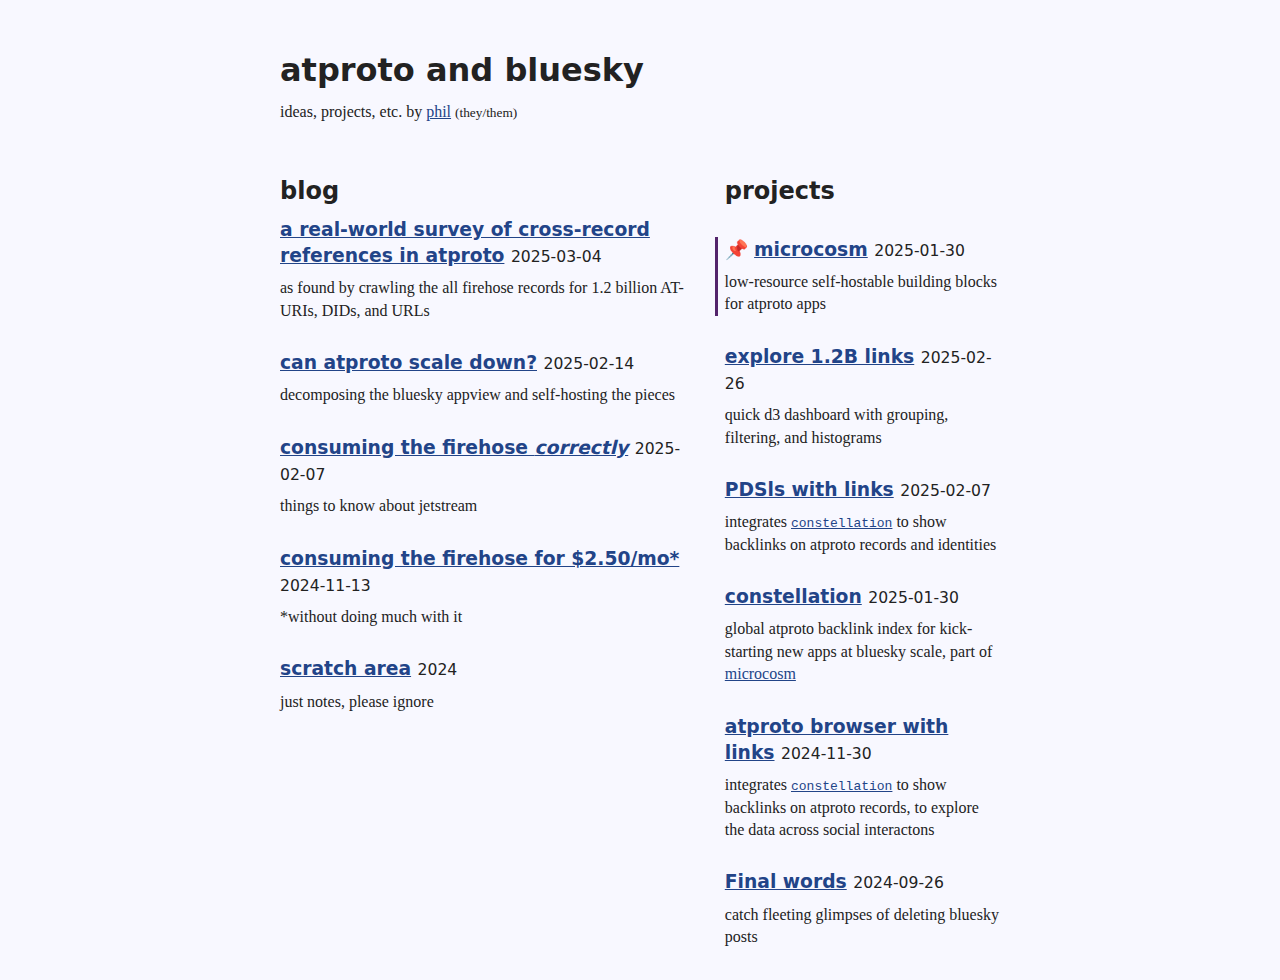
<file: index.html>
<!doctype html>
<html lang="en">
  <head>
    <meta charset="utf-8" />
    <title>atproto and bluesky</title>
    <meta name="viewport" content="width=device-width, initial-scale=1" />
    <meta name="description" content="some ideas and projects about atproto and bluesky" />
    <meta property="og:site_name" content="atproto and bluesky" />
    <link rel="canonical" href="https://bsky.bad-example.com/" />
    <link rel="stylesheet" href="style.css" />
    <script type="application/ld+json">
    {
      "@context" : "https://schema.org",
      "@type" : "WebSite",
      "name" : "atproto and bluesky",
      "alternateName" : "atproto and bluesky ideas",
      "url" : "https://bsky.bad-example.com/",
    }
    </script>
  </head>
  <body>
    <div class="container home">
      <h1>atproto and bluesky</h1>
      <p>ideas, projects, etc. by <a href="https://bsky.app/profile/bad-example.com" target="_blank" title="bluesky profile: bad-example.com">phil</a> <small>(they/them)</small></p>
      <div class="home-cols">
        <section class="projects">
          <h2>projects</h2>

          <div class="featured">
            <h3>📌 <a href="https://www.microcosm.blue/">microcosm</a> <small>2025-01-30</small></h3>
            <p>low-resource self-hostable building blocks for atproto apps</p>
          </div>

          <h3><a href="./1.2B-links">explore 1.2B links</a> <small>2025-02-26</small></h3>
          <p>quick d3 dashboard with grouping, filtering, and histograms</p>

          <h3><a href="https://pdsls.links.bsky.bad-example.com/">PDSls with links</a> <small>2025-02-07</small></h3>
          <p>integrates <a href="https://constellation.microcosm.blue"><code>constellation</code></a> to show backlinks on atproto records and identities</p>

          <h3><a href="https://constellation.microcosm.blue/">constellation</a> <small>2025-01-30</small></h3>
          <p>global atproto backlink index for kick-starting new apps at bluesky scale, part of <a href="https://www.microcosm.blue/">microcosm</a></p>

          <h3><a href="https://atproto-browser-plus-links.vercel.app/">atproto browser with links</a> <small>2024-11-30</small></h3>
          <p>integrates <a href="https://constellation.microcosm.blue"><code>constellation</code></a> to show backlinks on atproto records, to explore the data across social interactons</p>

          <h3><a href="https://deletions.bsky.bad-example.com">Final words</a> <small>2024-09-26</small></h3>
          <p>catch fleeting glimpses of deleting bluesky posts</p>

        </section>
        <section class="words">
          <h2>blog</h2>

          <!--
          <h3><a href="every-user-a-website">every user a website</a> <small>2024-11-12</small></h3>
          <p>What happens when social data is this open?</p>
          -->

          <h3><a href="survey-of-atproto-links/">a real-world survey of cross-record references in atproto</a> <small>2025-03-04</small></h3>
          <p>as found by crawling the all firehose records for 1.2 billion AT-URIs, DIDs, and URLs</p>

          <h3><a href="can-atproto-scale-down/">can atproto scale down?</a> <small>2025-02-14</small></h3>
          <p>decomposing the bluesky appview and self-hosting the pieces</p>

          <h3><a href="consuming-the-firehose-correctly/">consuming the firehose <em>correctly</em></a> <small>2025-02-07</small></h3>
          <p>things to know about jetstream</p>

          <h3><a href="consuming-the-firehose-cheaply/">consuming the firehose for $2.50/mo*</a> <small>2024-11-13</small></h3>
          <p>*without doing much with it</p>

          <h3><a href="scratch-2024">scratch area</a> <small>2024</small></h3>
          <p>just notes, please ignore</p>
        </section>
      </div>
    </div>
  </body>
</html>
</file>
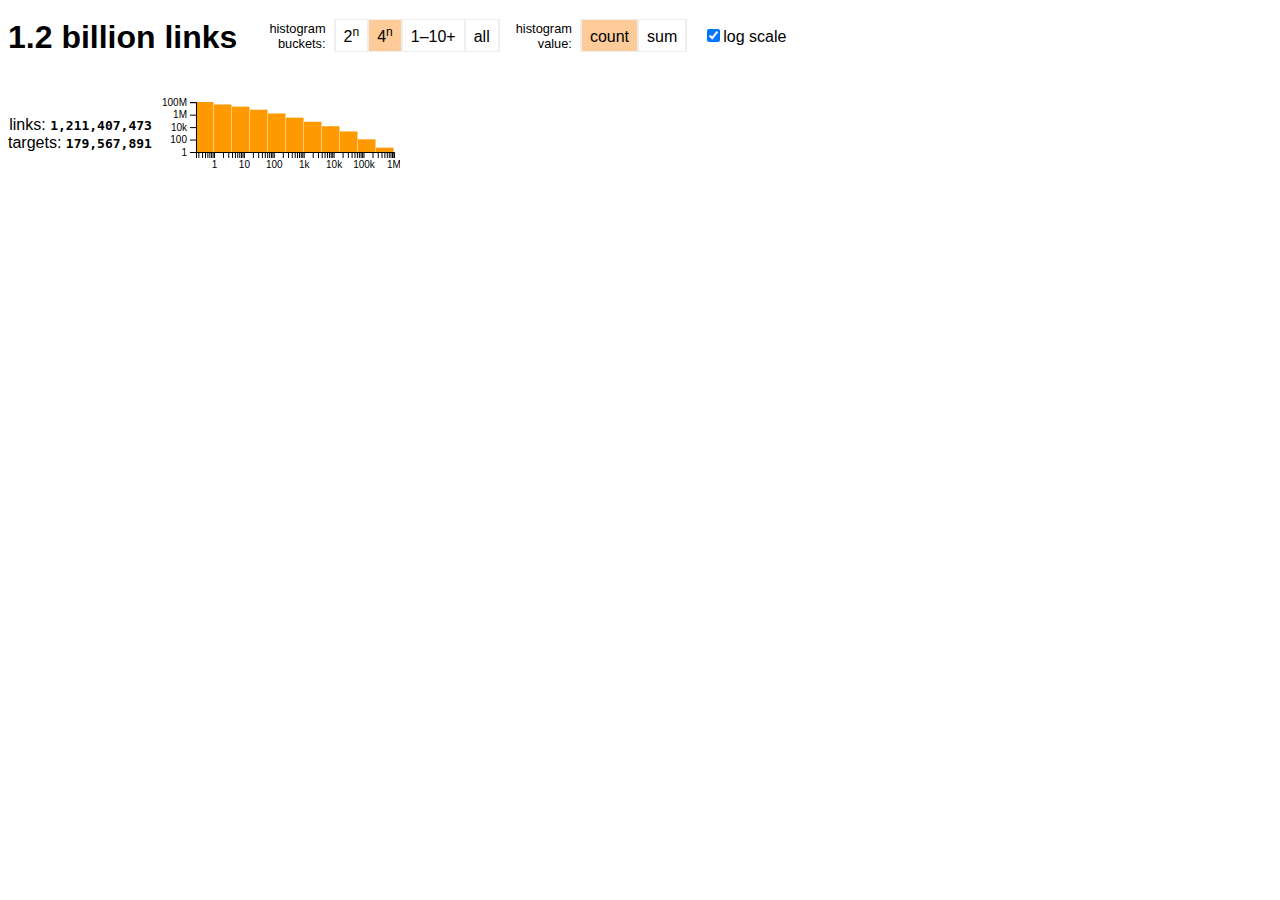
<file: 1.1B-links/index.html>
<!DOCTYPE html>
<html lang="en">
  <head>
    <meta charset="utf-8" />
    <title>1.2 billion atproto backlinks</title>
    <meta name="viewport" content="width=device-width, initial-scale=1" />
    <style>
      body {
        font-family: sans-serif;
      }
      /**
       * Prevent `sub` and `sup` elements from affecting the line height in
       * all browsers.
       */

      sub,
      sup {
        font-size: 75%;
        line-height: 0;
        position: relative;
        vertical-align: baseline;
      }

      sub {
        bottom: -0.25em;
      }

      sup {
        top: -0.5em;
      }
      .sr-only {
        clip: rect(0 0 0 0);
        clip-path: inset(50%);
        height: 1px;
        overflow: hidden;
        position: absolute;
        white-space: nowrap;
        width: 1px;
      }
      h1 {
        margin: 0.3em 1em 0.2em 0;
      }
      .top-controls {
        display: flex;
        flex-wrap: wrap;
        align-items: center;
        margin-bottom: 2em;
      }
      .histogram-controls {
        display: flex;
        align-items: center;
        gap: 1em;
      }
      .histogram-buttons {
        display: flex;
        align-items: center;
        gap: 0.5em;
      }
      .histogram-buttons > p {
        font-size: 0.8em;
        text-align: right;
      }
      .button-set {
        display: flex;
        align-items: baseline;
        border: 0.5px solid #eee;
        border-width: 0 0.5px;
      }
      .button-set-item {
        cursor: pointer;
        display: block;
        padding: 0.5em 0.5em 0.3em;
        border: 1px solid #eee;
        border-width: 1px 0.5px;
      }
      .button-set-item.checked {
        background: #fc9;
      }
      .buckets-info {
        display: flex;
        gap: 0.5em;
        align-items: center;
      }
      .totals {
        text-align: right;
      }
      .totals code {
        font-weight: bold;
      }

    </style>
  </head>

  <body>
    <script src="./d3.min.js"></script>
    <script type="module" src="./explore.js"></script>
  </body>
</html>
</file>
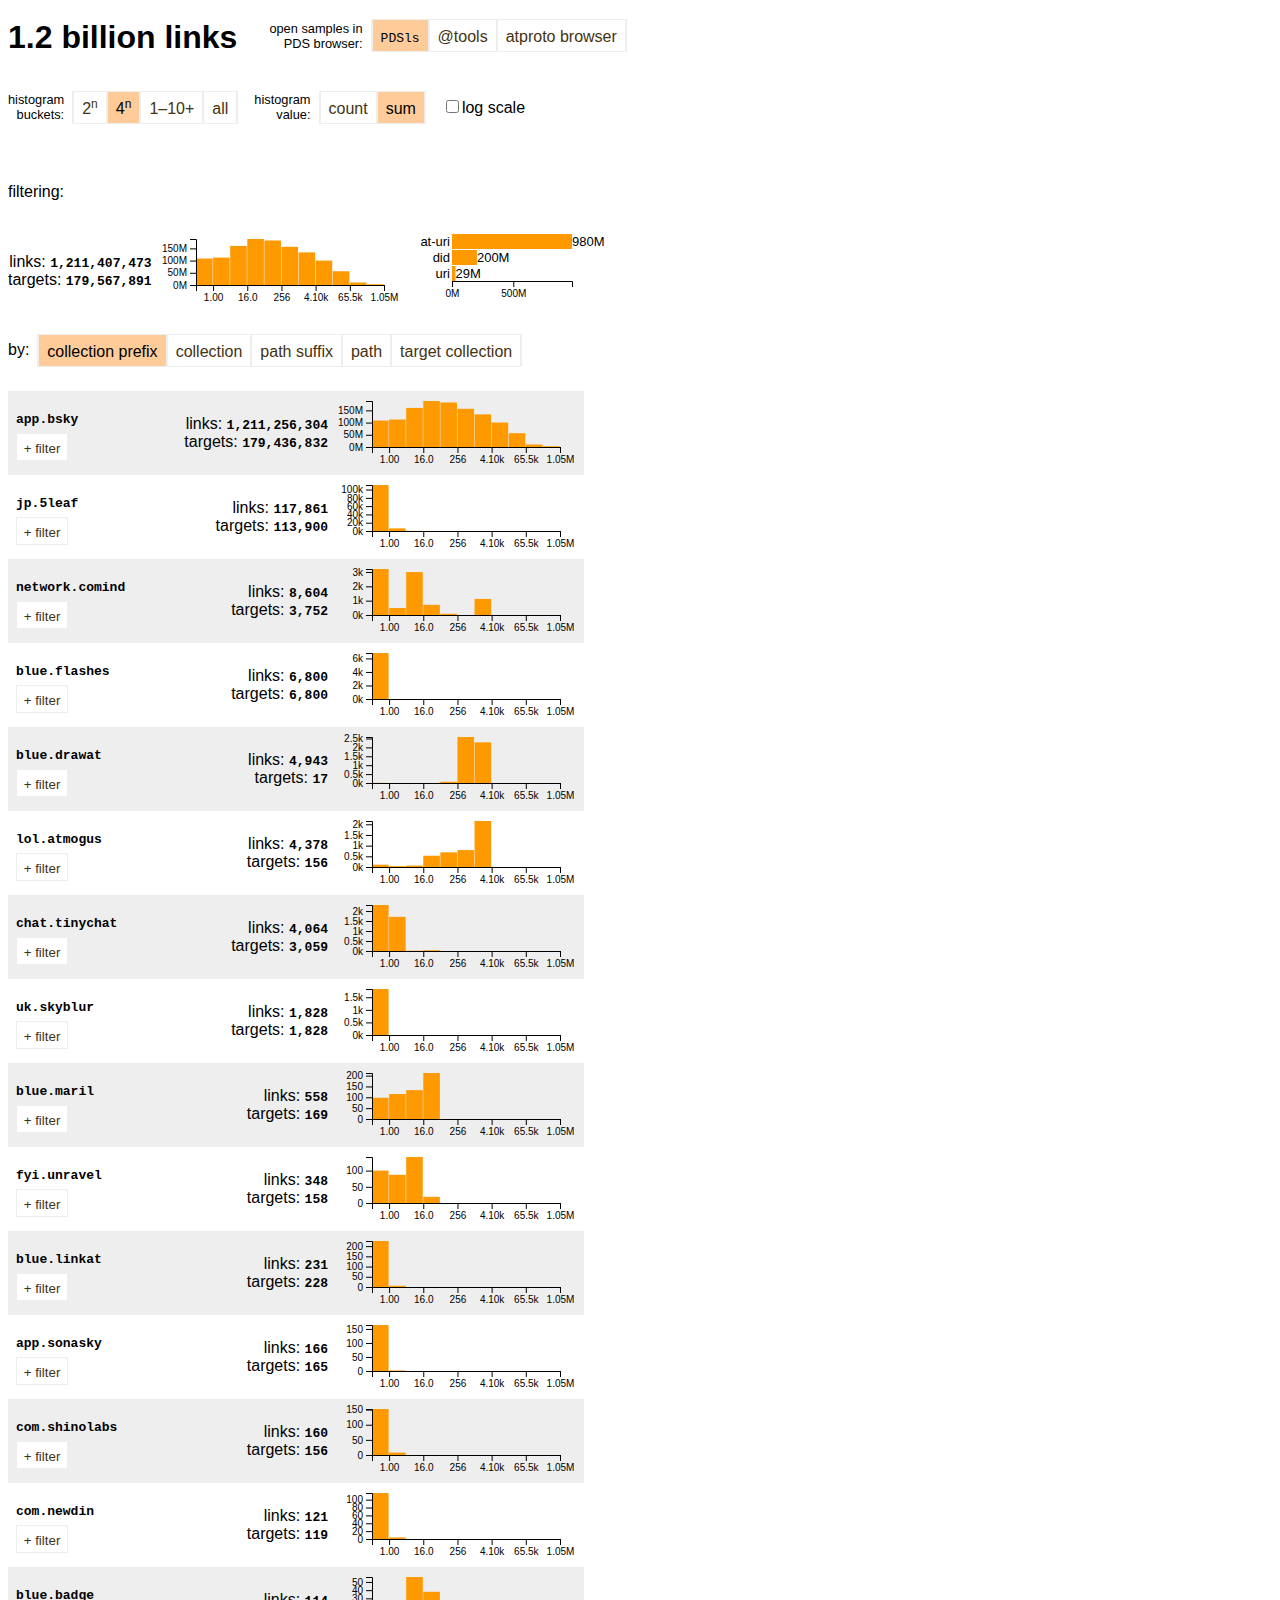
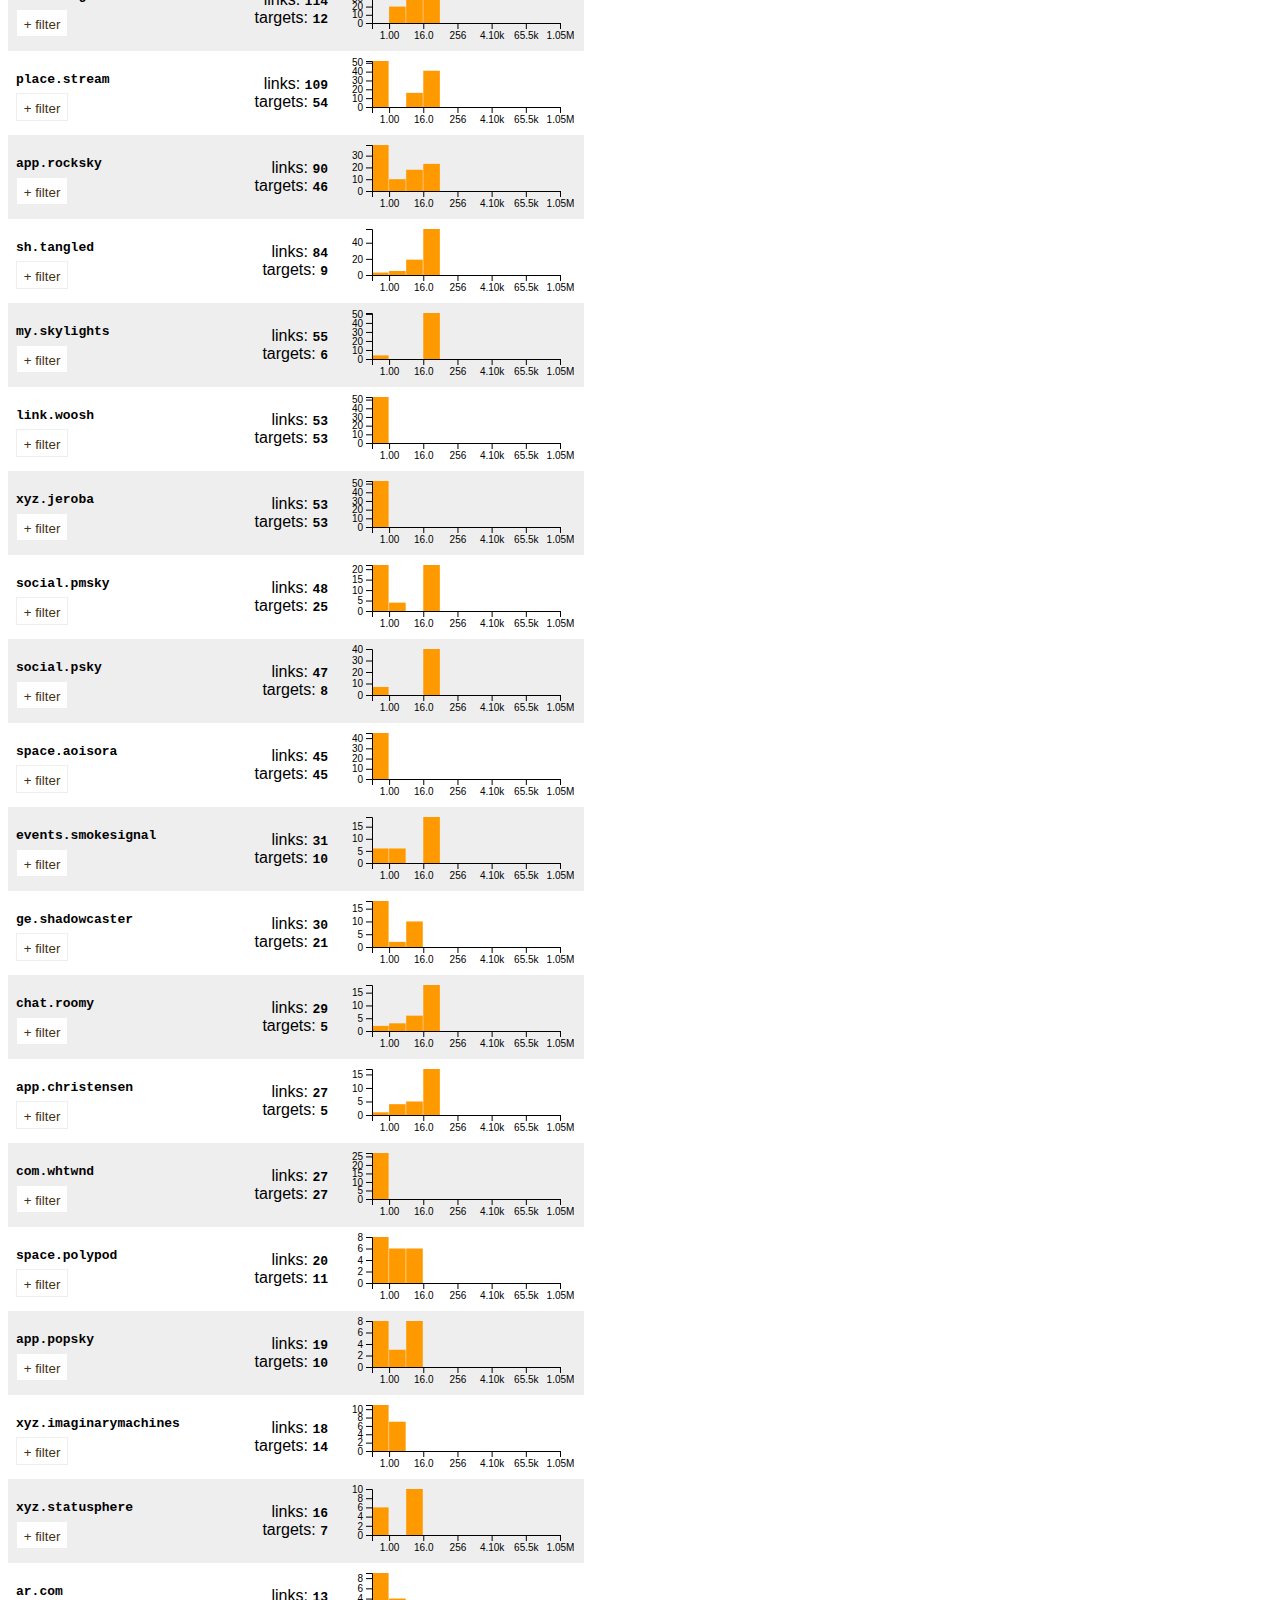
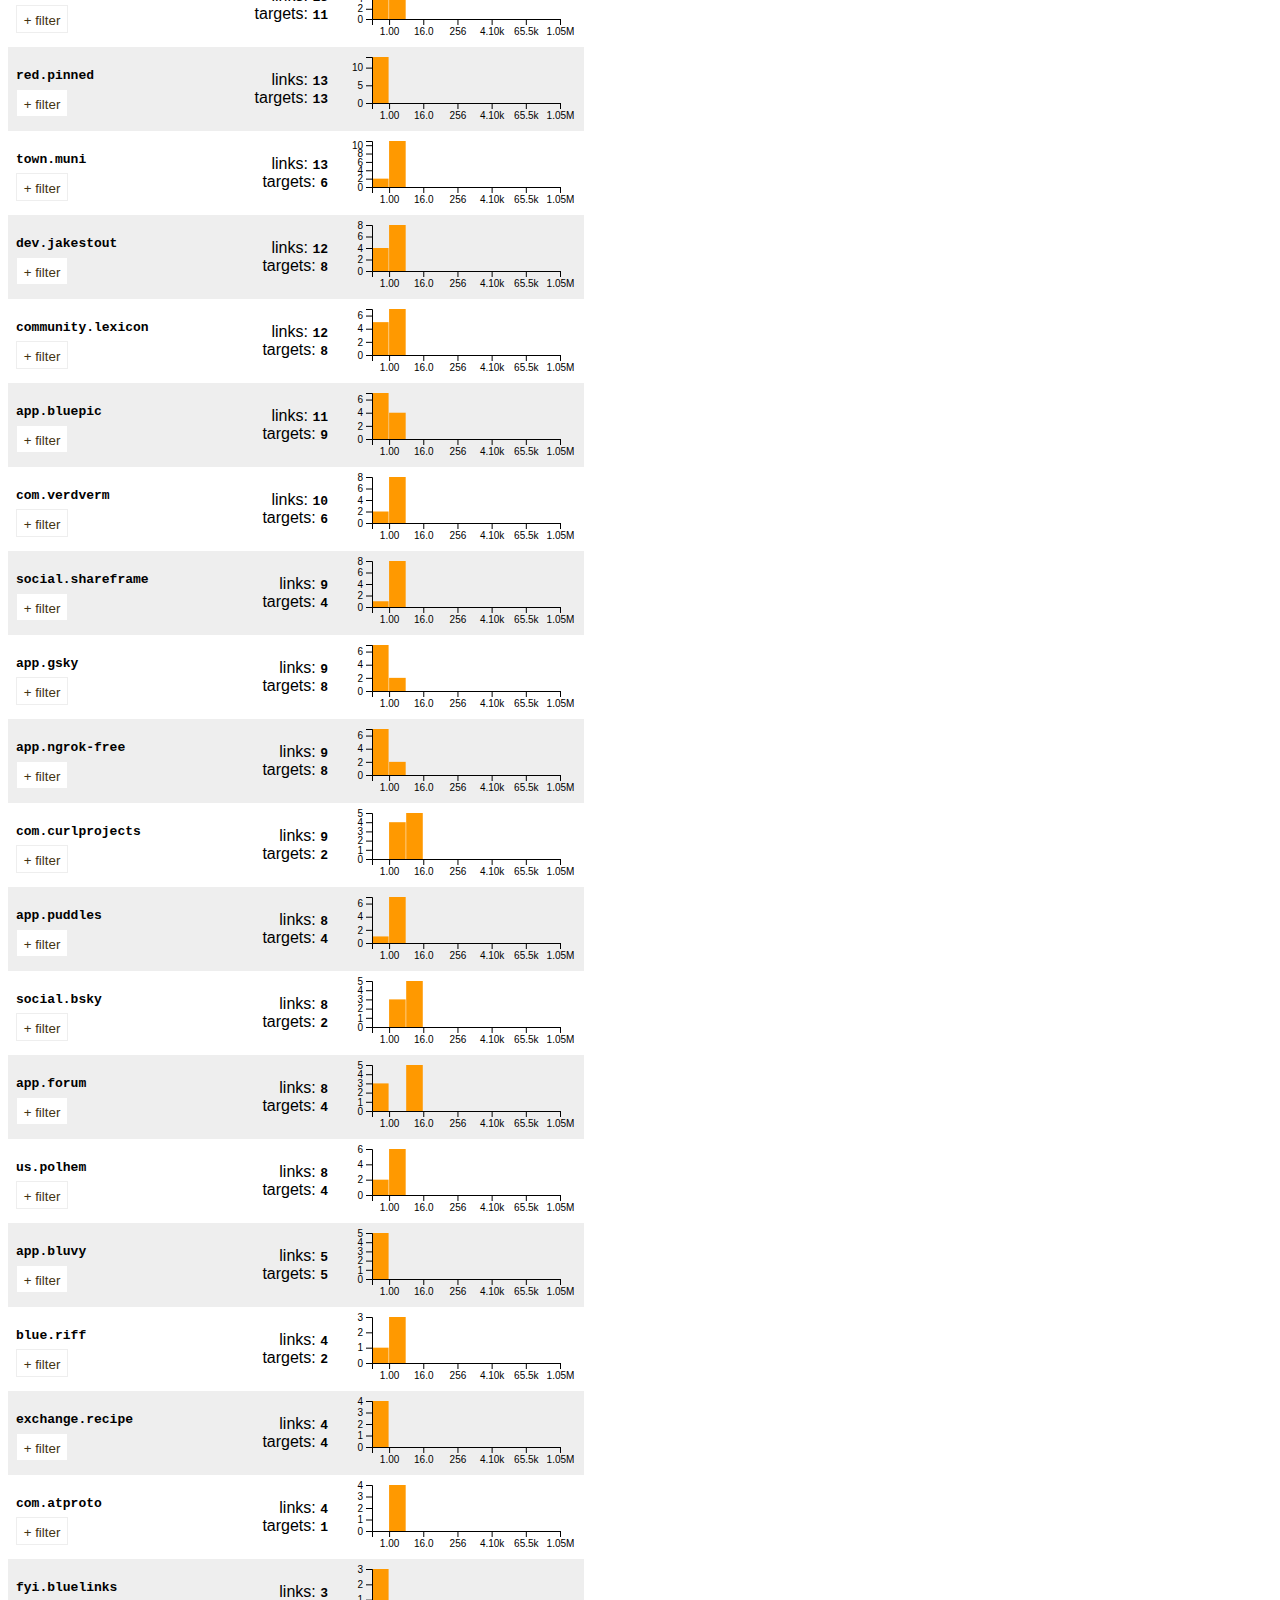
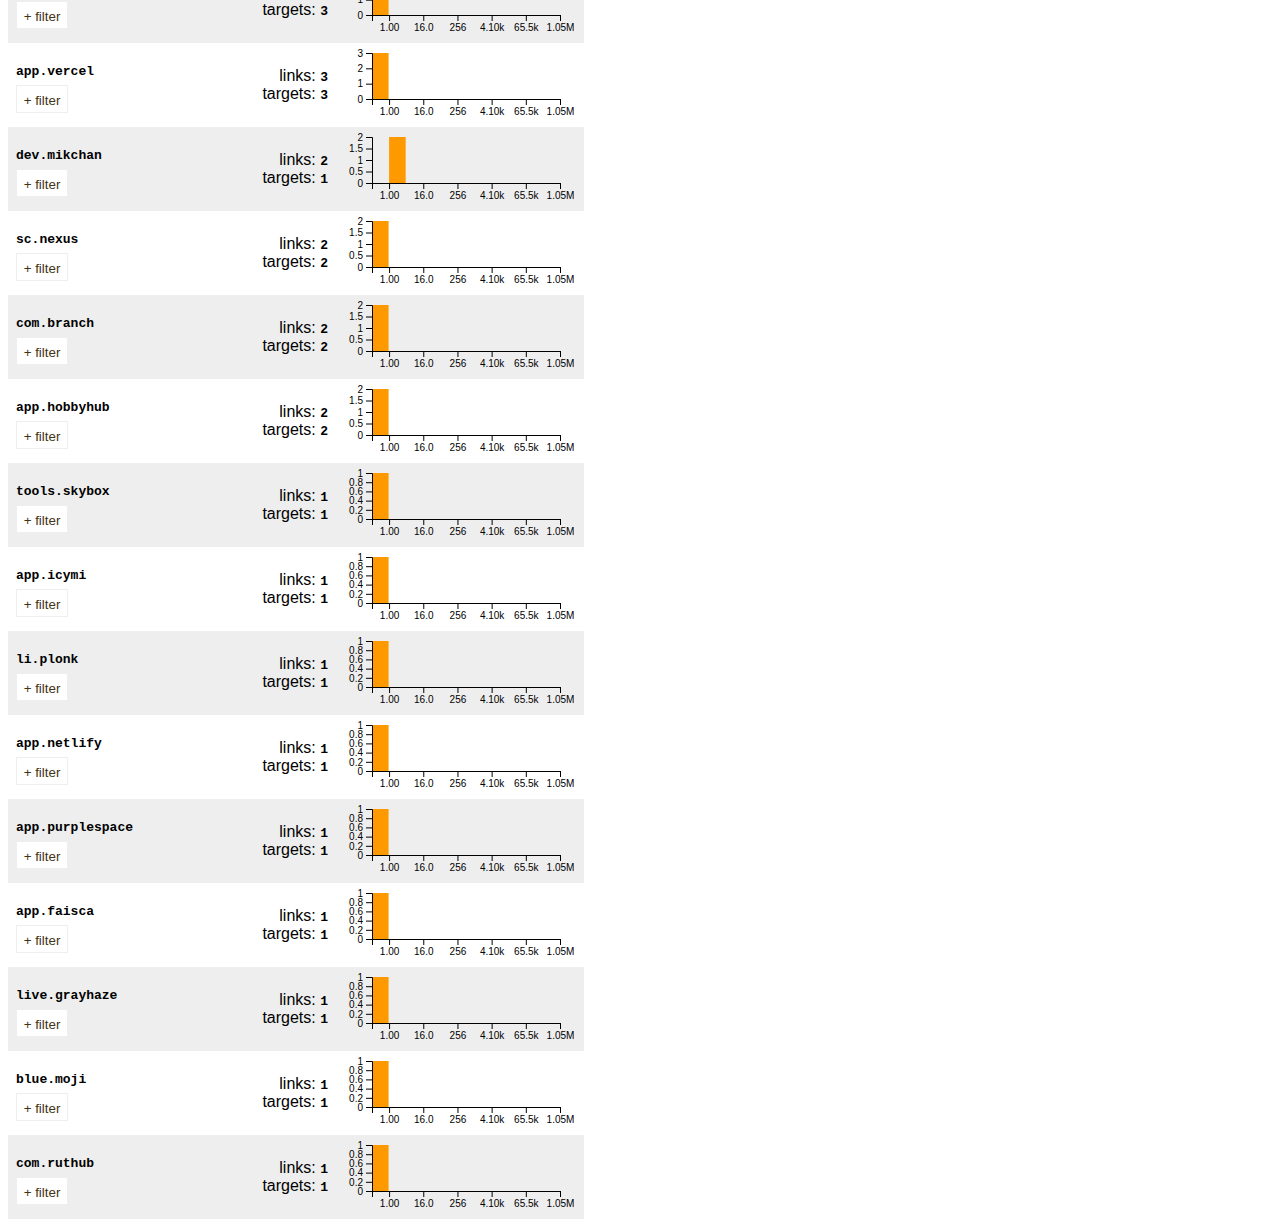
<file: 1.2B-links/index.html>
<!DOCTYPE html>
<html lang="en">
  <head>
    <meta charset="utf-8" />
    <title>1.2 billion atproto backlinks</title>
    <meta name="viewport" content="width=device-width, initial-scale=1" />
    <style>
      body {
        font-family: sans-serif;
      }
      /**
       * Prevent `sub` and `sup` elements from affecting the line height in
       * all browsers.
       */

      sub,
      sup {
        font-size: 75%;
        line-height: 0;
        position: relative;
        vertical-align: baseline;
      }

      sub {
        bottom: -0.25em;
      }

      sup {
        top: -0.5em;
      }
      .sr-only {
        clip: rect(0 0 0 0);
        clip-path: inset(50%);
        height: 1px;
        overflow: hidden;
        position: absolute;
        white-space: nowrap;
        width: 1px;
      }
      h1 {
        margin: 0.3em 1em 0.2em 0;
      }
      .top-controls {
        display: flex;
        flex-wrap: wrap;
        align-items: center;
        margin-bottom: 1em;
      }
      .histogram-controls {
        display: flex;
        align-items: center;
        gap: 1em;
        margin-bottom: 2em;
      }
      .histogram-buttons,
      .pds-browser-controls {
        display: flex;
        align-items: center;
        gap: 0.5em;
      }
      .histogram-buttons > p,
      .pds-browser-controls > p {
        font-size: 0.8em;
        text-align: right;
      }
      .button-set {
        display: flex;
        align-items: baseline;
        border: 0.5px solid #eee;
        border-width: 0 0.5px;
      }
      button, .button-set-item {
        background: #fff;
        border: 1px solid #eee;
        color: #431;
        cursor: pointer;
        padding: 0.5em 0.5em 0.3em;
      }
      button:hover {
        background: #ddd;
        color: #000;
      }
      .button-set-item {
        display: block;
        border-width: 1px 0.5px;
      }
      .button-set-item.checked {
        background: #fc9;
        color: #000;
      }
      .buckets-info {
        display: flex;
        gap: 0.5em;
        align-items: center;
      }
      .totals {
        text-align: right;
      }
      .totals code {
        font-weight: bold;
      }

      .super-summary {
        display: flex;
        gap: 1em;
      }

      .link-types .bar rect {
        cursor: pointer;
      }
      .link-types .bar rect:hover {
        fill: #a60 !important;
      }

      .primary-grouping-buttons,
      .active-filters {
        display: flex;
        gap: 0.5em;
        align-items: center;
        margin: 1em 0;
      }

      .active-filters {
        margin-top: 0;
      }
      .active-filters button code {
        font-size: 0.8em;
      }

      .sample.adjusted {
        fill: #f50 !important;
      }
      .sample.linked {
        cursor: pointer;
      }
      .sample.linked:hover {
        fill: #59d !important;
      }

      .primary-group {
        align-items: center;
        background: #eee;
        box-sizing: border-box;
        display: flex;
        gap: 1em;
        justify-content: space-between;
        padding: 0.25em 0.5em;
        width: 36em;
      }
      .primary-group:nth-child(2n) {
        background: transparent;
      }
      .primary-group h4 {
        font-size: 1em;
        font-family: monospace;
        margin: 0.5em 0;
        word-break: break-word;
      }

    </style>
  </head>

  <body>
    <script src="./d3.min.js"></script>
    <script type="module" src="./explore.js"></script>
  </body>
</html>
</file>
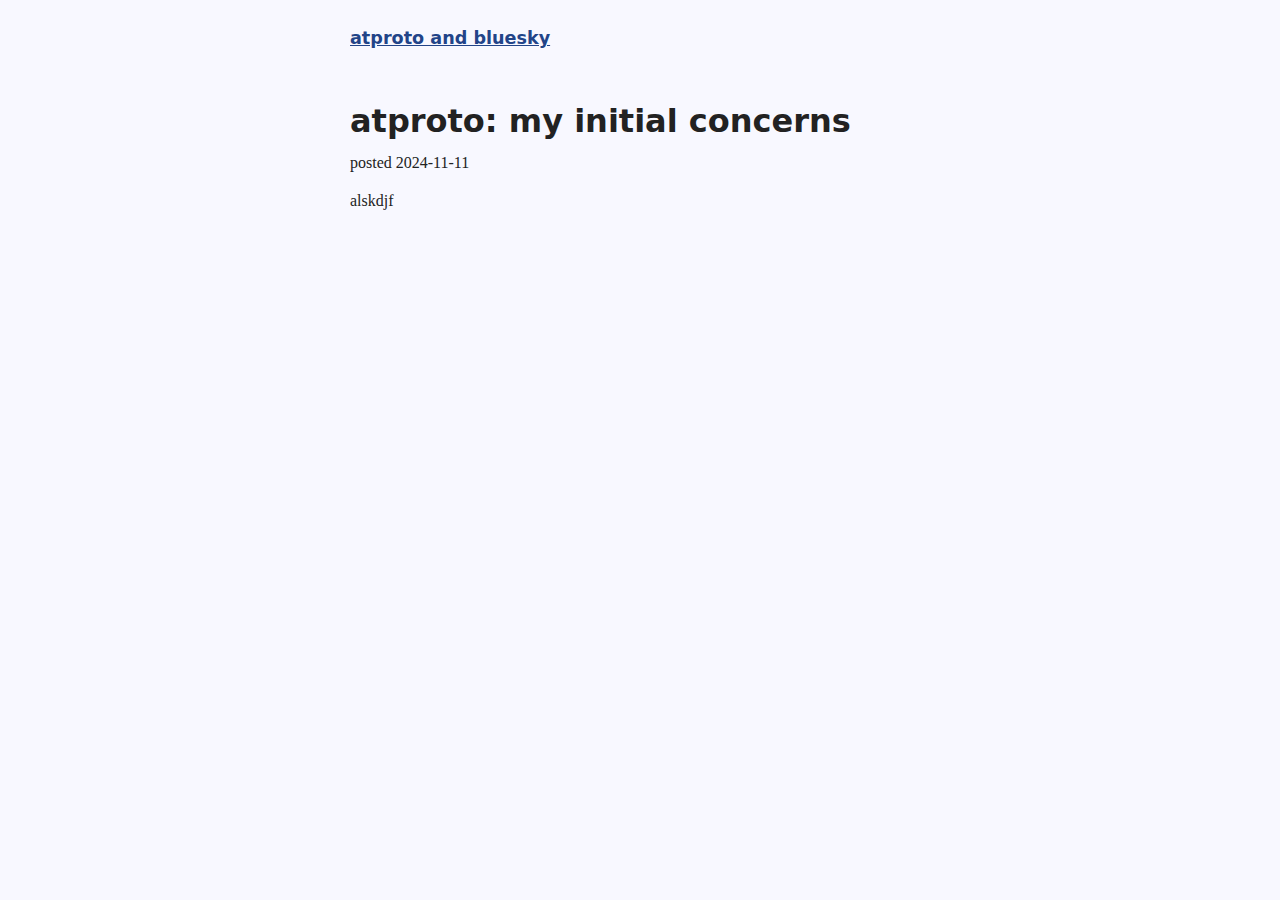
<file: atproto-concerns/index.html>
<!doctype html>
<html lang="en">
  <head>
    <meta charset="utf-8" />
    <title>atproto and bluesky</title>
    <meta name="viewport" content="width=device-width, initial-scale=1" />
    <meta name="description" content="some thought and ideas about atproto and bluesky" />
    <link rel="stylesheet" href="../style.css" />
  </head>
  <body>
    <div class="container">
      <header>
        <h1><a href="../">atproto and bluesky</a></h1>
      </header>
      <h1>atproto: my initial concerns</h1>
      <p>posted 2024-11-11</p>

      <p>alskdjf
    </p>
  </body>
</html>
</file>
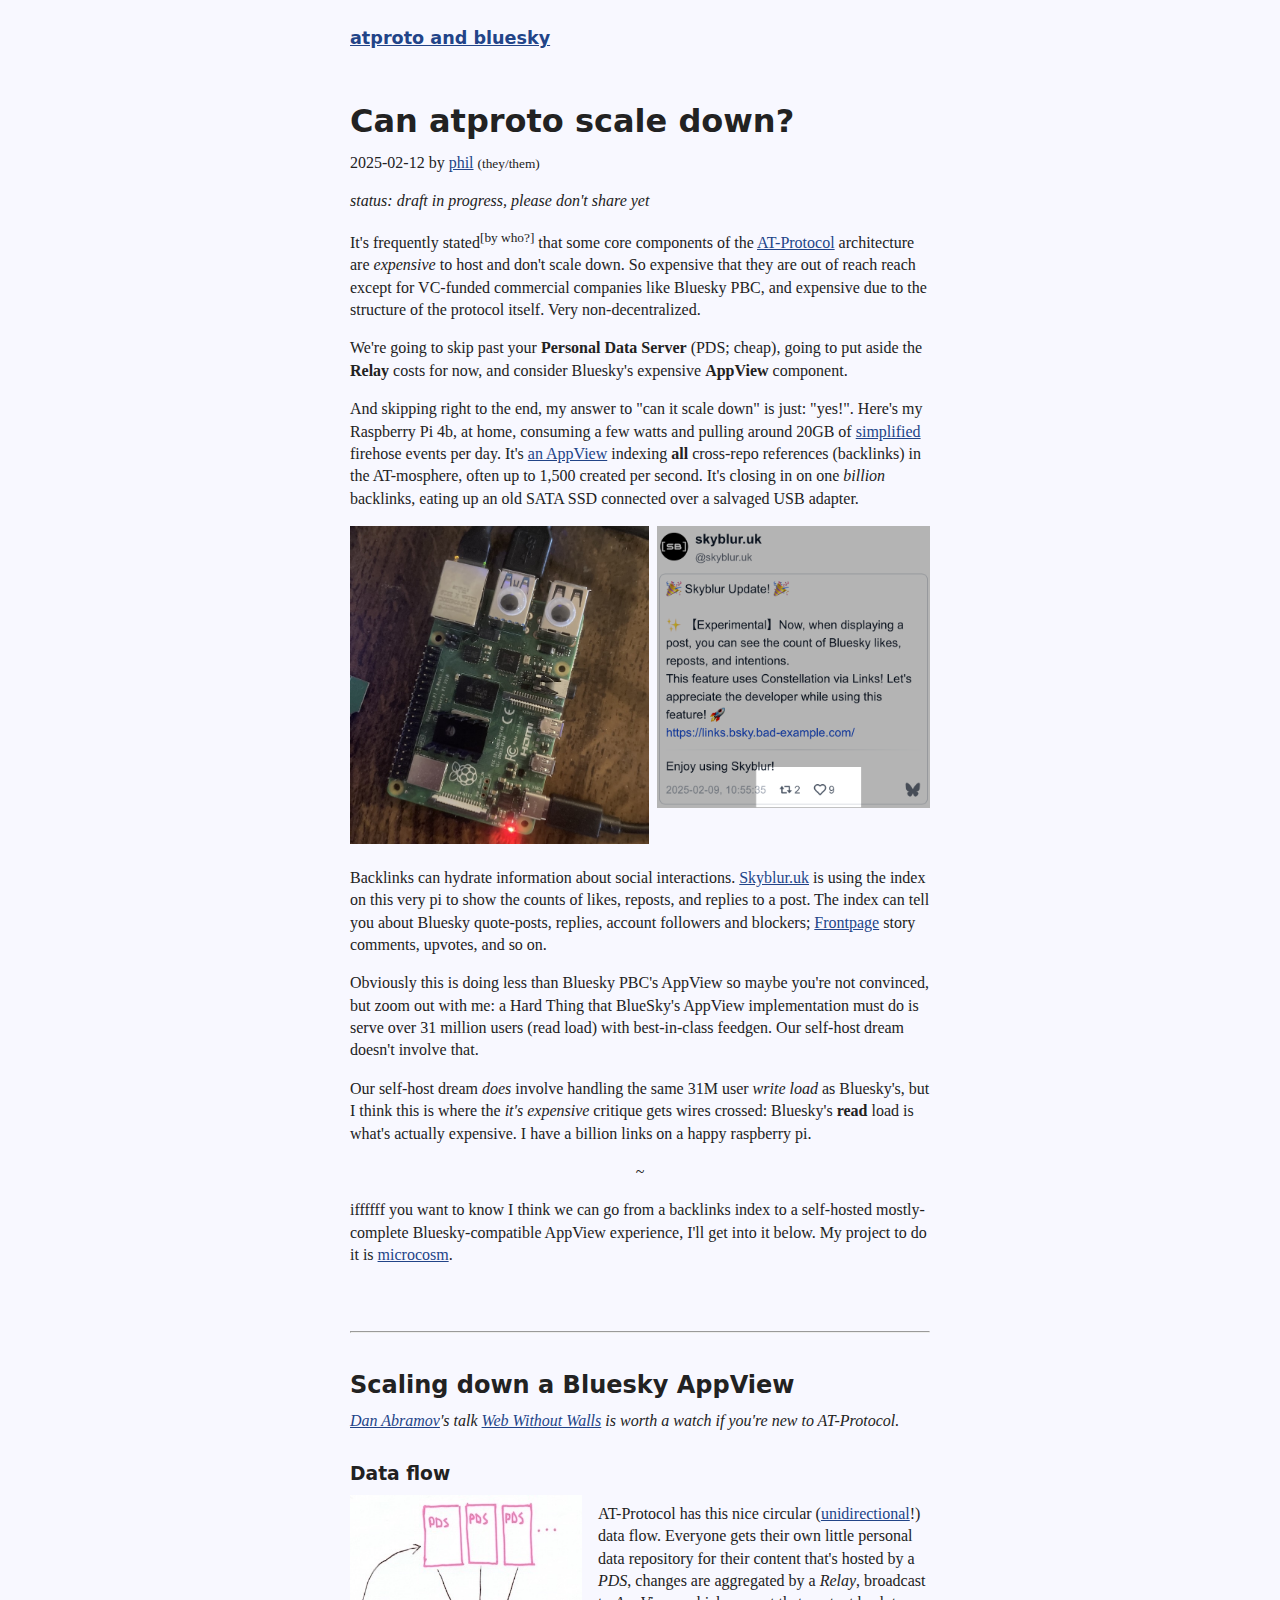
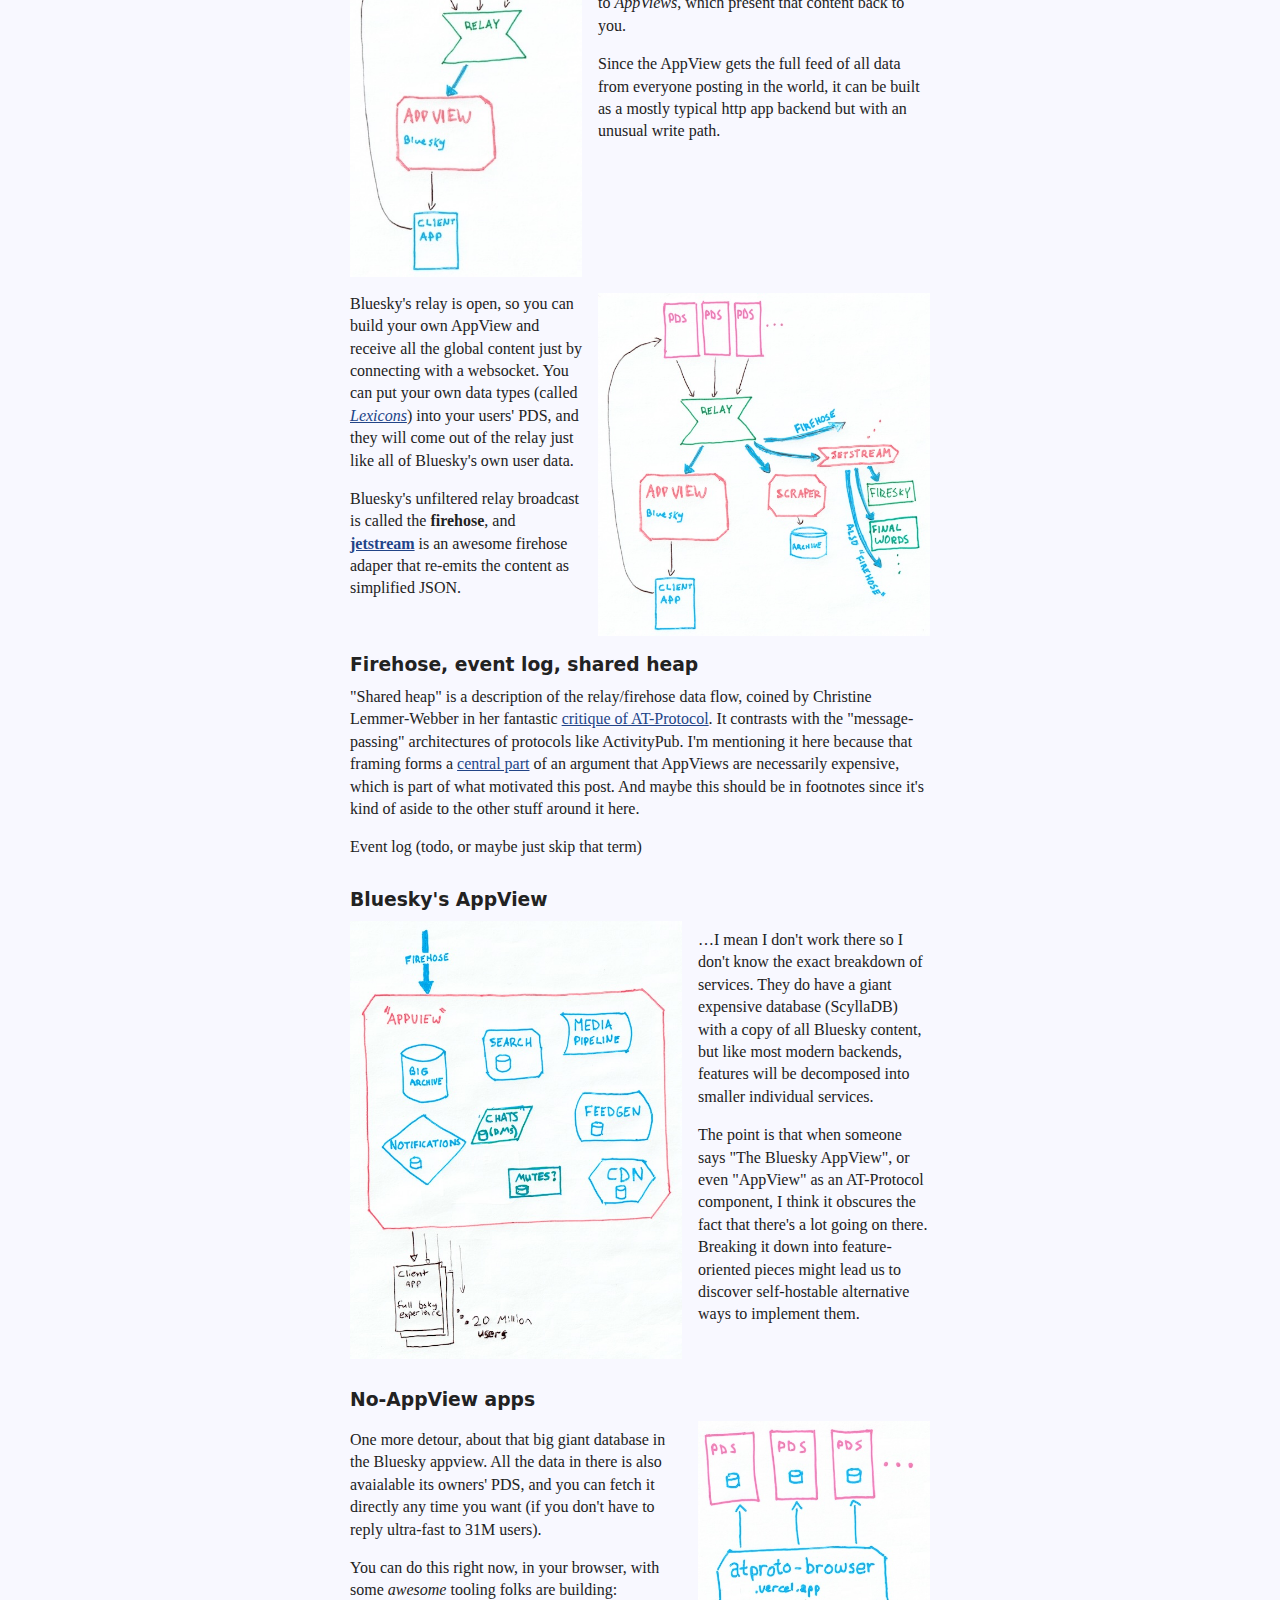
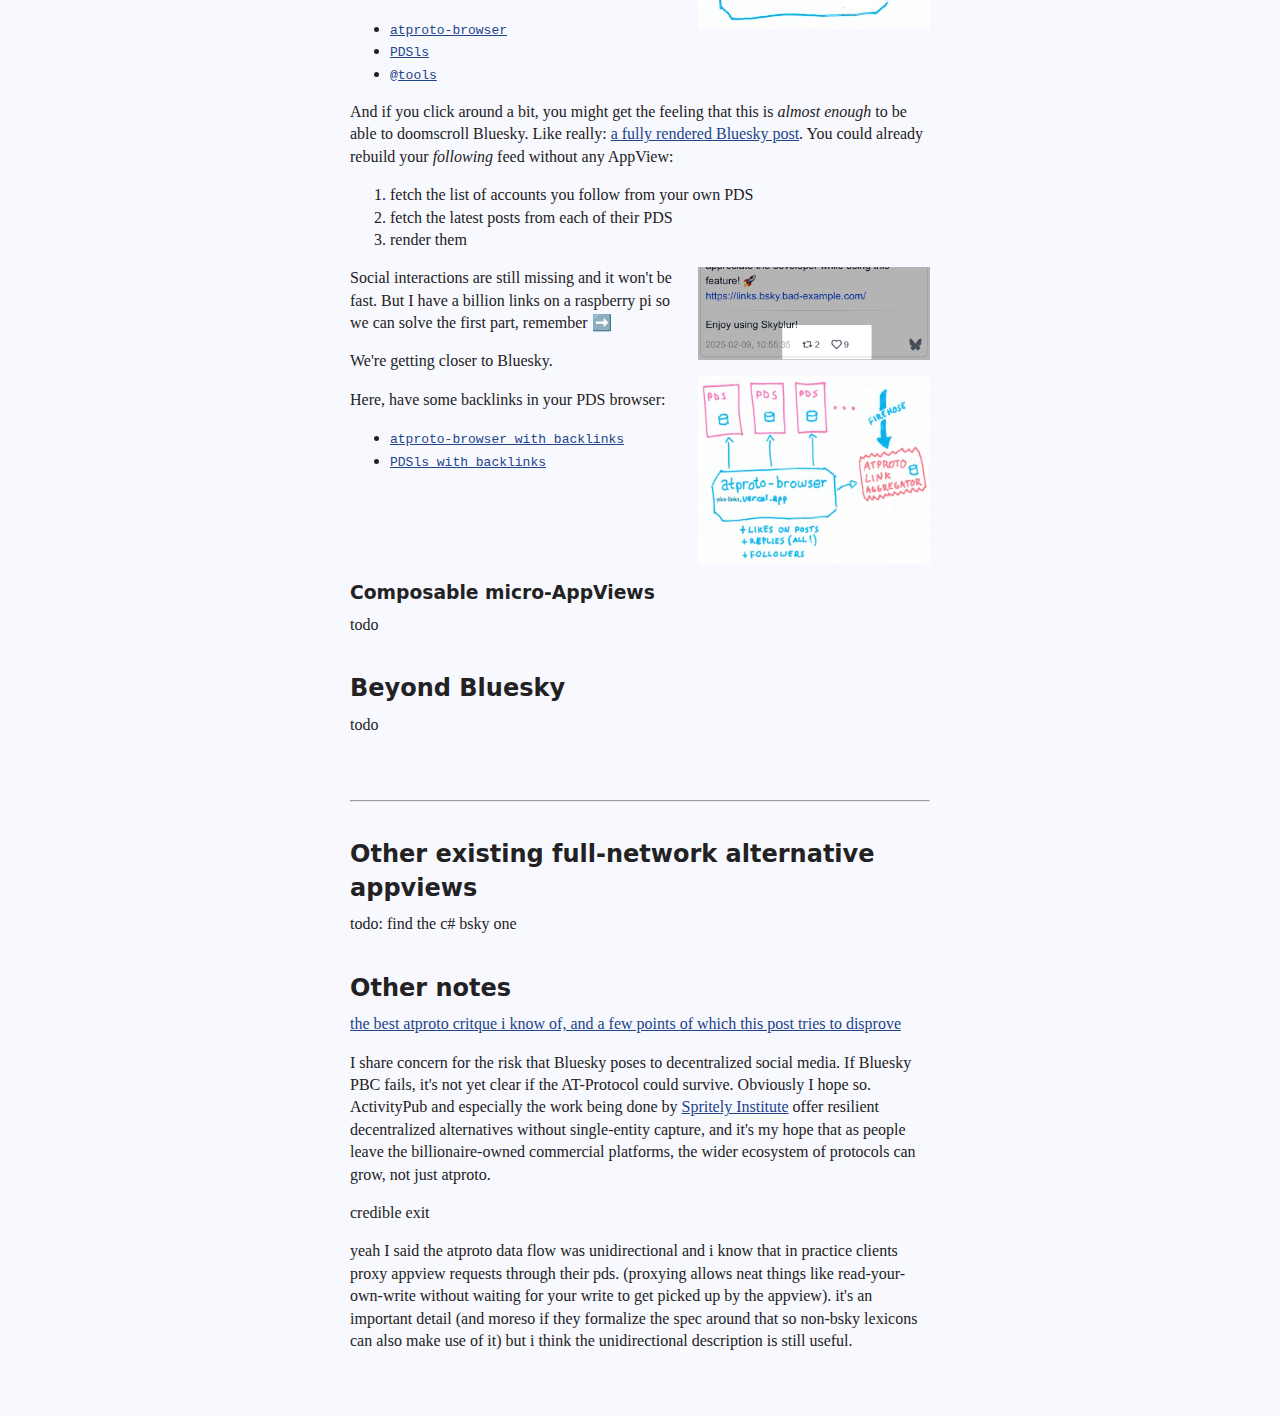
<file: can-atproto-scale-down/index.html>
<!doctype html>
<html lang="en">
  <head>
    <meta charset="utf-8" />
    <title>Can atproto scale down? | atproto and bluesky</title>
    <meta name="viewport" content="width=device-width, initial-scale=1" />
    <meta name="description" content="Decomposing the Bluesky appview, and self-hosting the pieces" />
    <meta property="og:site_name" content="atproto and bluesky" />
    <meta property="og:title" content="Can atproto scale down?" />
    <meta property="og:image" content="https://bsky.bad-example.com/can-atproto-scale-down/pi-eyes.jpg" />
    <link rel="canonical" href="https://bsky.bad-example.com/can-atproto-scale-down/" />
    <link rel="stylesheet" href="../style.css" />
  </head>
  <body>
    <div class="container">
      <header>
        <h1><a href="../">atproto and bluesky</a></h1>
      </header>
      <h1>Can atproto scale down?</h1>
      <p>2025-02-12 by <a href="https://bsky.app/profile/bad-example.com" target="_blank" title="bluesky profile: bad-example.com">phil</a> <small>(they/them)</small></p>

      <p><em>status: draft in progress, please don't share yet</em></p>

      <p>It's frequently stated<sup>[by who?]</sup> that some core components of the <a href="https://atproto.com/" target="_blank">AT-Protocol</a> architecture are <em>expensive</em> to host and don't scale down. So expensive that they are out of reach reach except for VC-funded commercial companies like Bluesky PBC, and expensive due to the structure of the protocol itself. Very non-decentralized.</p>

      <p>We're going to skip past your <strong>Personal Data Server</strong> (PDS; cheap), going to put aside the <strong>Relay</strong> costs for now, and consider Bluesky's expensive <strong>AppView</strong> component.</p>

      <p>And skipping right to the end, my answer to "can it scale down" is just: "yes!". Here's my Raspberry Pi 4b, at home, consuming a few watts and pulling around 20GB of <a href="https://github.com/bluesky-social/jetstream" target="_blank">simplified</a> firehose events per day. It's <a href="https://github.com/atcosm/links/tree/main/constellation" target="_blank" title="Constellation: global atproto backlink index">an AppView</a> indexing <strong>all</strong> cross-repo references (backlinks) in the AT-mosphere, often up to 1,500 created per second. It's closing in on one <em>billion</em> backlinks, eating up an old SATA SSD connected over a salvaged USB adapter.</p>

      <ul class="pics">
        <li><img src="./pi-eyes.jpg" alt="a raspberry pi with googly eyes on its USB ports, its red power LED lit, and with ethernet, USB-A (hard drive), and USB-C (power) cables connected." /></li>
        <li><img src="./skyblur-x-constellation.png" alt="screenshot of skyblur.uk post announcing that it uses constellation to fetch like and repost counts. it shows like and repost counts (very meta)." /></li>
      </ul>

      <p>Backlinks can hydrate information about social interactions. <a href="https://skyblur.uk" target="_blank">Skyblur.uk</a> is using the index on this very pi to show the counts of likes, reposts, and replies to a post. The index can tell you about Bluesky quote-posts, replies, account followers and blockers; <a href="https://frontpage.fyi/" target="_blank">Frontpage</a> story comments, upvotes, and so on.</p>

      <p>Obviously this is doing less than Bluesky PBC's AppView so maybe you're not convinced,

<!-- i don't like this para -->

      but zoom out with me: a Hard Thing that BlueSky's AppView implementation must do is serve over 31 million users (read load) with best-in-class feedgen. Our self-host dream doesn't involve that.</p>

      <p>Our self-host dream <em>does</em> involve handling the same 31M user <em>write load</em> as Bluesky's, but I think this is where the <em>it's expensive</em> critique gets wires crossed: Bluesky's <strong>read</strong> load is what's actually expensive. I have a billion links on a happy raspberry pi.</p>

      <p class="c">~</p>

      <p>iffffff you want to know I think we can go from a backlinks index to a self-hosted mostly-complete Bluesky-compatible AppView experience, I'll get into it below. My project to do it is <a href="https://www.microcosm.blue/" target="_blank">microcosm</a>.</p>

      <hr />


      <h2>Scaling down a Bluesky AppView</h2>

      <p><em><a href="https://bsky.app/profile/danabra.mov" target="_blank">Dan Abramov</a>'s talk <a href="https://www.youtube.com/watch?v=F1sJW6nTP6E" target="_blank">Web Without Walls</a> is worth a watch if you're new to AT-Protocol.</em></p>


      <h3>Data flow</h3>

      <img class="im-left" style="width: 40%;" src="./atproto-bsky-flow.jpg" alt="A hand-drawn diagram with arrows connecting from top to bottom: multiple PDS boxes, to a Relay, to an AppView labeled 'Bluesky', to a Client app. an arrow connects Client app back up to one of the PDS boxes." />

      <p>AT-Protocol has this nice circular (<a href="https://www.youtube.com/watch?v=i__969noyAM" target="_blank">unidirectional</a>!) data flow. Everyone gets their own little personal data repository for their content that's hosted by a <em>PDS</em>, changes are aggregated by a <em>Relay</em>, broadcast to <em>AppViews</em>, which present that content back to you.</p>

      <p>Since the AppView gets the full feed of all data from everyone posting in the world, it can be built as a mostly typical http app backend but with an unusual write path.</p>

      <p class="clear"><!-- why am i usign floats in 2025?? --></p>

      <img class="im-right" style="width: calc(60% - 1em);" src="./atproto-ecosystem-flow.jpg" alt="New arrows labeled 'firehose' added to the previous diagram: from the Relay to a Scraper, from Relay to Jetstream, and from Jetstream to several apps: Firesky and Final Words" />

      <p>Bluesky's relay is open, so you can build your own AppView and receive all the global content just by connecting with a websocket. You can put your own data types (called <a href="https://atproto.com/guides/lexicon" target="_blank"><em>Lexicons</em></a>) into your users' PDS, and they will come out of the relay just like all of Bluesky's own user data.</p>

      <p>Bluesky's unfiltered relay broadcast is called the <strong>firehose</strong>, and <strong><a href="https://github.com/bluesky-social/jetstream" target="_blank">jetstream</a></strong> is an awesome firehose adaper that re-emits the content as simplified JSON.</p>


      <h3 class="clear">Firehose, event log, shared heap</h3>

      <p>"Shared heap" is a description of the relay/firehose data flow, coined by Christine Lemmer-Webber in her fantastic <a href="https://dustycloud.org/blog/how-decentralized-is-bluesky/" target="_blank" title="How decentralized is Bluesky really?">critique of AT-Protocol</a>. It contrasts with the "message-passing" architectures of protocols like ActivityPub. I'm mentioning it here because that framing forms a <a href="https://dustycloud.org/blog/re-re-bluesky-decentralization/" target="_blank" title="Re: Re: Bluesky and Decentralization">central part</a> of an argument that AppViews are necessarily expensive, which is part of what motivated this post. And maybe this should be in footnotes since it's kind of aside to the other stuff around it here.</p>

      <p>Event log (todo, or maybe just skip that term)</p>


      <h3>Bluesky's AppView</h3>

      <img class="im-left" style="width: calc(60% - 1em)" src="./bsky-appview.jpg" alt="A large 'AppView' box with a 'Firehose' arrow pointing into it, and multiple arrows exiting to 'Client app' boxes. In the AppView box are shapes: 'Big archive', 'Search', 'Media pipeline, 'Notifications', 'Chats (DMs)', 'Feedgen', 'Mutes', and 'CDN'" />

      <p>&hellip;I mean I don't work there so I don't know the exact breakdown of services. They do have a giant expensive database (ScyllaDB) with a copy of all Bluesky content, but like most modern backends, features will be decomposed into smaller individual services.</p>

      <p>The point is that when someone says "The Bluesky AppView", or even "AppView" as an AT-Protocol component, I think it obscures the fact that there's a lot going on there. Breaking it down into feature-oriented pieces might lead us to discover self-hostable alternative ways to implement them.</p>

      <p class="clear"><!-- wheeeee drift away --></p>

      <h3 class="clear">No-AppView apps</h3>

      <img class="im-right" style="width: 40%" src="./browser.jpg" alt="" />

      <p>One more detour, about that big giant database in the Bluesky appview. All the data in there is also avaialable its owners' PDS, and you can fetch it directly any time you want (if you don't have to reply ultra-fast to 31M users).</p>

      <p>You can do this right now, in your browser, with some <em>awesome</em> tooling folks are building:</p>

      <ul>
        <li><a href="https://atproto-browser.vercel.app/" target="_blank"><code>atproto-browser</code></a></li>
        <li><a href="https://pdsls.dev/" target="_blank"><code>PDSls</code></a></li>
        <li><a href="https://atp.tools/" target="_blank"><code>@tools</code></a></li>
      </ul>

      <p>And if you click around a bit, you might get the feeling that this is <em>almost enough</em> to be able to doomscroll Bluesky. Like really: <a href="https://atp.tools/at:/jay.bsky.team/app.bsky.feed.post/3lhk6lcm64s2g" target="_blank">a fully rendered Bluesky post</a>. You could already rebuild your <em>following</em> feed without any AppView:</p>

      <ol>
        <li>fetch the list of accounts you follow from your own PDS</li>
        <li>fetch the latest posts from each of their PDS</li>
        <li>render them</li>
      </ol>

      <img class="im-right" style="width: 40%" src="./skyblur-x-constellation-crop.png" alt="a crop from the same skyblur screenshot from earlier: screenshot of skyblur.uk post announcing that it uses constellation to fetch like and repost counts. it shows like and repost counts (very meta)." />

      <img class="clear im-right" style="width: 40%" src="./browser-plus-links.jpg" />

      <p>Social interactions are still missing and it won't be fast. But I have a billion links on a raspberry pi so we can solve the first part, remember ➡️</p>

      <p>We're getting closer to Bluesky.</p>

      <p>Here, have some backlinks in your PDS browser:</p>

      <ul>
        <li><a href="https://atproto-browser-plus-links.vercel.app/" target="_blank"><code>atproto-browser with backlinks</code></a></li>
        <li><a href="https://pdsls.links.bsky.bad-example.com/" target="_blank"><code>PDSls with backlinks</code></a></li>
      </ul>


      <h3 class="clear">Composable micro-AppViews</h3>

      <p>todo</p>

      <h2>Beyond Bluesky</h2>

      <p>todo</p>

      <hr />

      <h2>Other existing full-network alternative appviews</h2>

      <p>todo: find the c# bsky one</p>

      <h2>Other notes</h2>

      <p><a href="https://dustycloud.org/blog/how-decentralized-is-bluesky/" target="_blank" title="How decentralized is Bluesky really?">the best atproto critque i know of, and a few points of which this post tries to disprove</a></p>

      <p>I share concern for the risk that Bluesky poses to decentralized social media. If Bluesky PBC fails, it's not yet clear if the AT-Protocol could survive. Obviously I hope so. ActivityPub and especially the work being done by <a href="https://www.spritely.institute/" target="_blank">Spritely Institute</a> offer resilient decentralized alternatives without single-entity capture, and it's my hope that as people leave the billionaire-owned commercial platforms, the wider ecosystem of protocols can grow, not just atproto.</p>

      <p>credible exit</p>

      <p>yeah I said the atproto data flow was unidirectional and i know that in practice clients proxy appview requests through their pds. (proxying allows neat things like read-your-own-write without waiting for your write to get picked up by the appview). it's an important detail (and moreso if they formalize the spec around that so non-bsky lexicons can also make use of it) but i think the unidirectional description is still useful.</p>
    </div>
  </body>
</html>
</file>
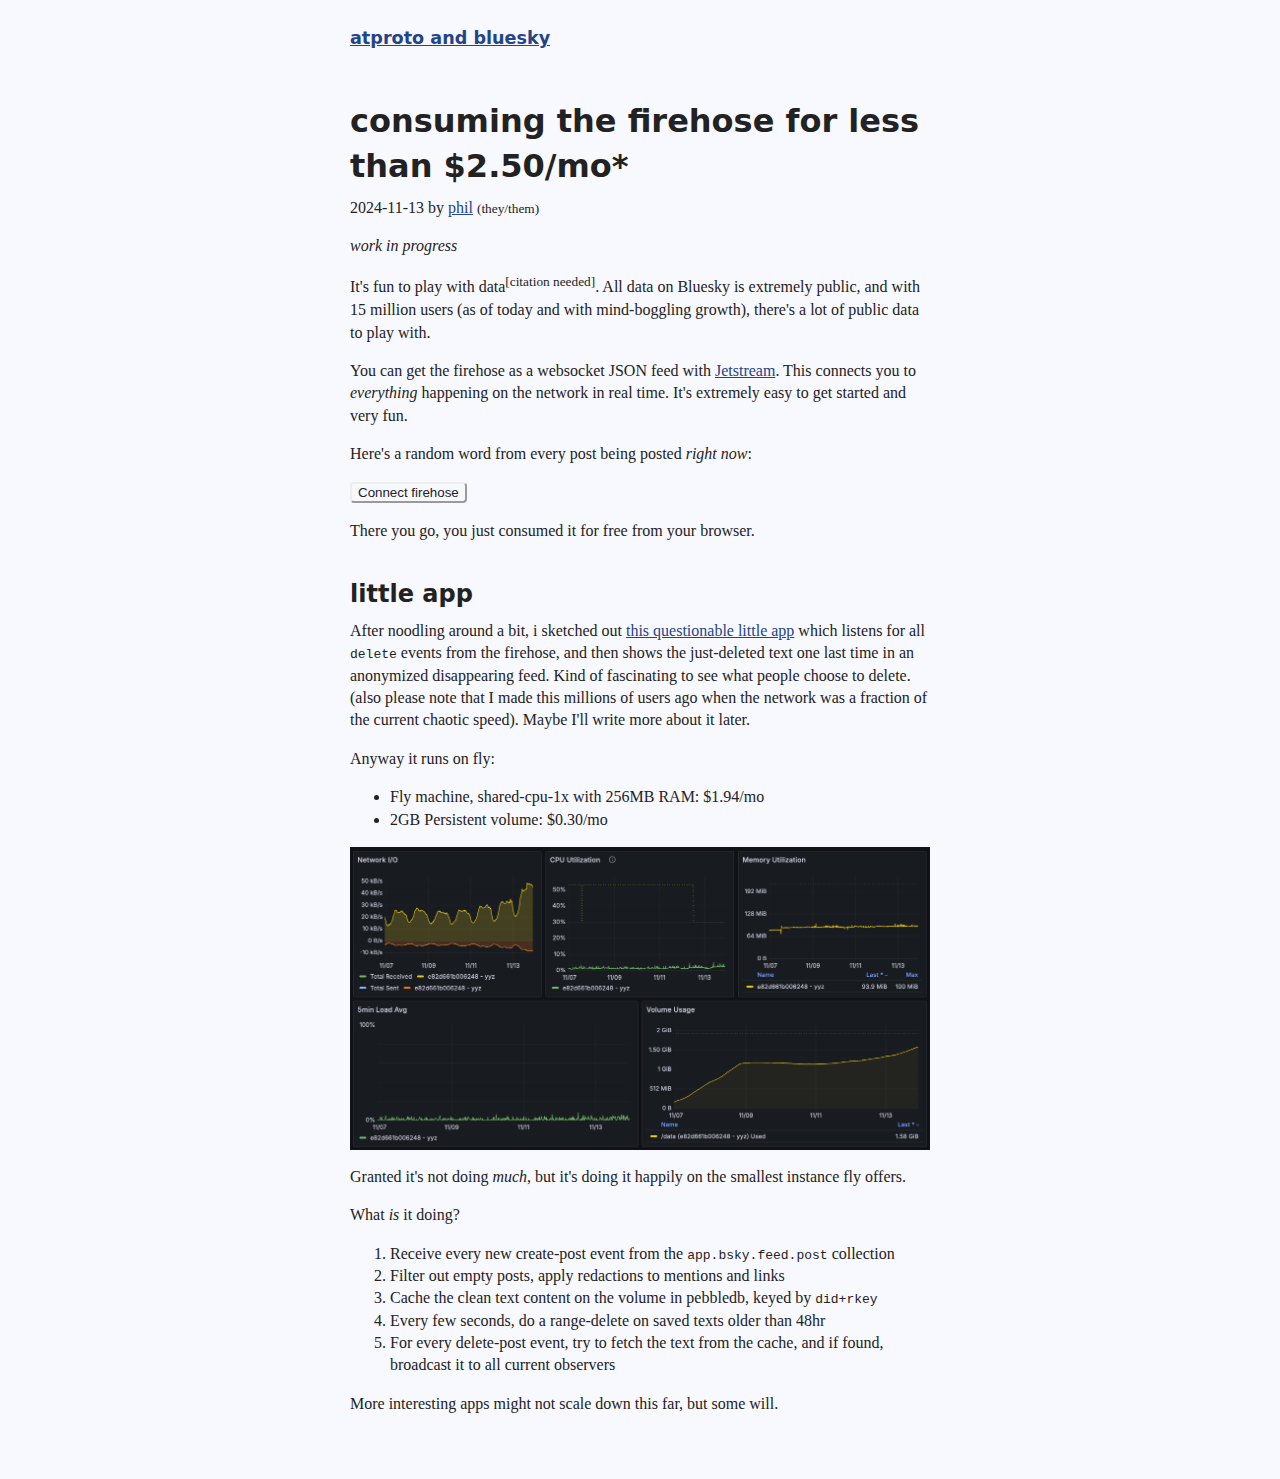
<file: consuming-the-firehose-cheaply/index.html>
<!doctype html>
<html lang="en">
  <head>
    <meta charset="utf-8" />
    <title>consuming the firehose for less than $2.50/mo* | atproto and bluesky</title>
    <meta name="viewport" content="width=device-width, initial-scale=1" />
    <meta name="description" content="*without doing much with it (and maybe not for long at its current growth rate)" />
    <meta property="og:site_name" content="atproto and bluesky" />
    <link rel="canonical" href="https://bsky.bad-example.com/consuming-the-firehose-cheaply/" />
    <link rel="stylesheet" href="../style.css" />
  </head>
  <body>
    <div class="container">
      <header>
        <h1><a href="../">atproto and bluesky</a></h1>
      </header>
      <h1>consuming the firehose for less than $2.50/mo*</h1>
      <p>2024-11-13 by <a href="https://bsky.app/profile/bad-example.com" target="_blank" title="bluesky profile: bad-example.com">phil</a> <small>(they/them)</small></p>

      <p><em>work in progress</em></p>

      <p>It's fun to play with data<sup>[citation needed]</sup>. All data on Bluesky is extremely public, and with 15 million users (as of today and with mind-boggling growth), there's a lot of public data to play with.</p>

      <p>You can get the firehose as a websocket JSON feed with <a href="https://jazco.dev/2024/09/24/jetstream/">Jetstream</a>. This connects you to <em>everything</em> happening on the network in real time. It's extremely easy to get started and very fun.</p>

      <p>Here's a random word from every post being posted <em>right now</em>:</p>

      <p><button class="feed-me">Connect firehose</button> <span class="the-word"></span></p>

      <p>There you go, you just consumed it for free from your browser.</p>

      <h2>little app</h2>

      <p>After noodling around a bit, i sketched out <a href="https://deletions.bsky.bad-example.com/" target="_blank">this questionable little app</a> which listens for all <code>delete</code> events from the firehose, and then shows the just-deleted text one last time in an anonymized disappearing feed. Kind of fascinating to see what people choose to delete. (also please note that I made this millions of users ago when the network was a fraction of the current chaotic speed). Maybe I'll write more about it later.</p>

      <p>Anyway it runs on fly:</p>

      <ul>
        <li>Fly machine, shared-cpu-1x with 256MB RAM: $1.94/mo</li>
        <li>2GB Persistent volume: $0.30/mo</li>
      </ul>

      <img src="./fly-dash.png" alt="screenshot of fly.io dashboard showing app metrics over 7 days. network io has a daily cycle (growing since bsky is growing), cpu memory and load average are all flat, volume usage grows (backfill), then levels (steady state), then grows again (bsky growing)." />

      <p>Granted it's not doing <em>much</em>, but it's doing it happily on the smallest instance fly offers.</p>

      <p>What <em>is</em> it doing?</p>

      <ol>
        <li>Receive every new create-post event from the <code>app.bsky.feed.post</code> collection</li>
        <li>Filter out empty posts, apply redactions to mentions and links</li>
        <li>Cache the clean text content on the volume in pebbledb, keyed by <code>did+rkey</code></li>
        <li>Every few seconds, do a range-delete on saved texts older than 48hr</li>
        <li>For every delete-post event, try to fetch the text from the cache, and if found, broadcast it to all current observers</li>
      </ol>

      <p>More interesting apps might not scale down this far, but some will.</p>

    </div>

    <script type="text/javascript">
const jetstreams = [
  "jetstream1.us-east.bsky.network",
  "jetstream2.us-east.bsky.network",
  "jetstream1.us-west.bsky.network",
  "jetstream2.us-west.bsky.network",
];

const button = document.querySelector('.feed-me');
const theWord = document.querySelector('.the-word');

let ws;

button.addEventListener('click', toggleConnect);

function toggleConnect() {
  if (!ws) connect();
  else if (ws.readyState === ws.CONNECTING) disconnect();
  else if (ws.readyState === ws.OPEN) disconnect();
  else if (ws.readyState === ws.CLOSING) {} // do nothing
  else if (ws.readyState === ws.CLOSED) connect();
  else console.error('wat');
}

function connect() {
  const stream = jetstreams[Math.floor(Math.random() * jetstreams.length)];
  const wsUrl = 'wss://' + stream + '/subscribe?wantedCollections=app.bsky.feed.post';
  ws = new WebSocket(wsUrl);
  ws.onopen = connected;
  ws.onclose = disconnected;
  ws.onerror = e => { ws.close(); console.error(e) };
  ws.onmessage = handleMessage;

  theWord.textContent = 'connecting...';
  setTimeout(disconnect, 15000);
}

function disconnect() {
  button.textContent = 'Disconnecting...';
  ws.close();
}

function connected() {
  button.textContent = 'Disconnect';
}

function disconnected() {
  button.textContent = 'Connect firehose';
  theWord.textContent = '';
}

function handleMessage(event) {
  if (!event.data) return;
  let data;
  try {
    data = JSON.parse(event.data);
  } catch (e) { return; }
  if (!(
    data && data.kind === "commit" &&
    data.commit.operation === "create" &&
    data.commit.record && data.commit.record.text
  )) return;
  const words = data.commit.record.text.split(' ');
  const word = words[Math.floor(Math.random() * words.length)];
  theWord.textContent = word.slice(0, 21);
}
    </script>
  </body>
</html>
</file>
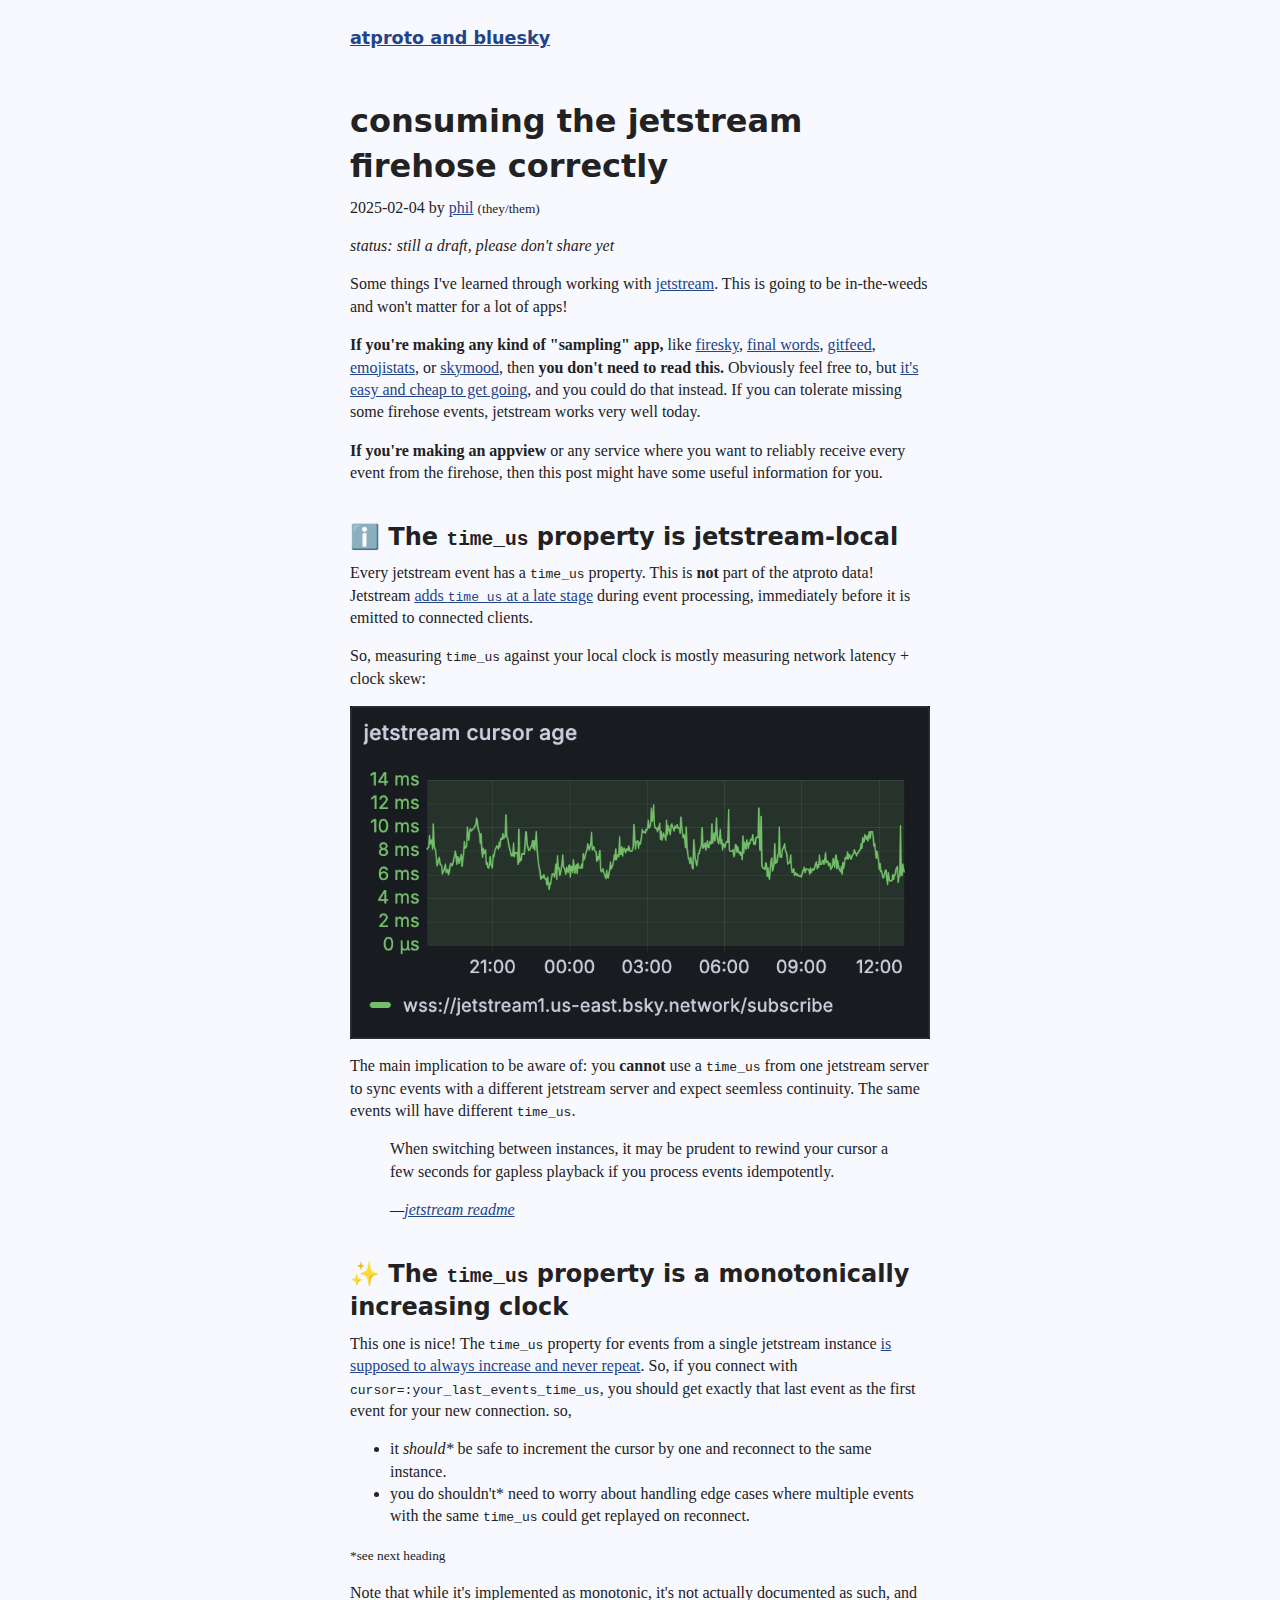
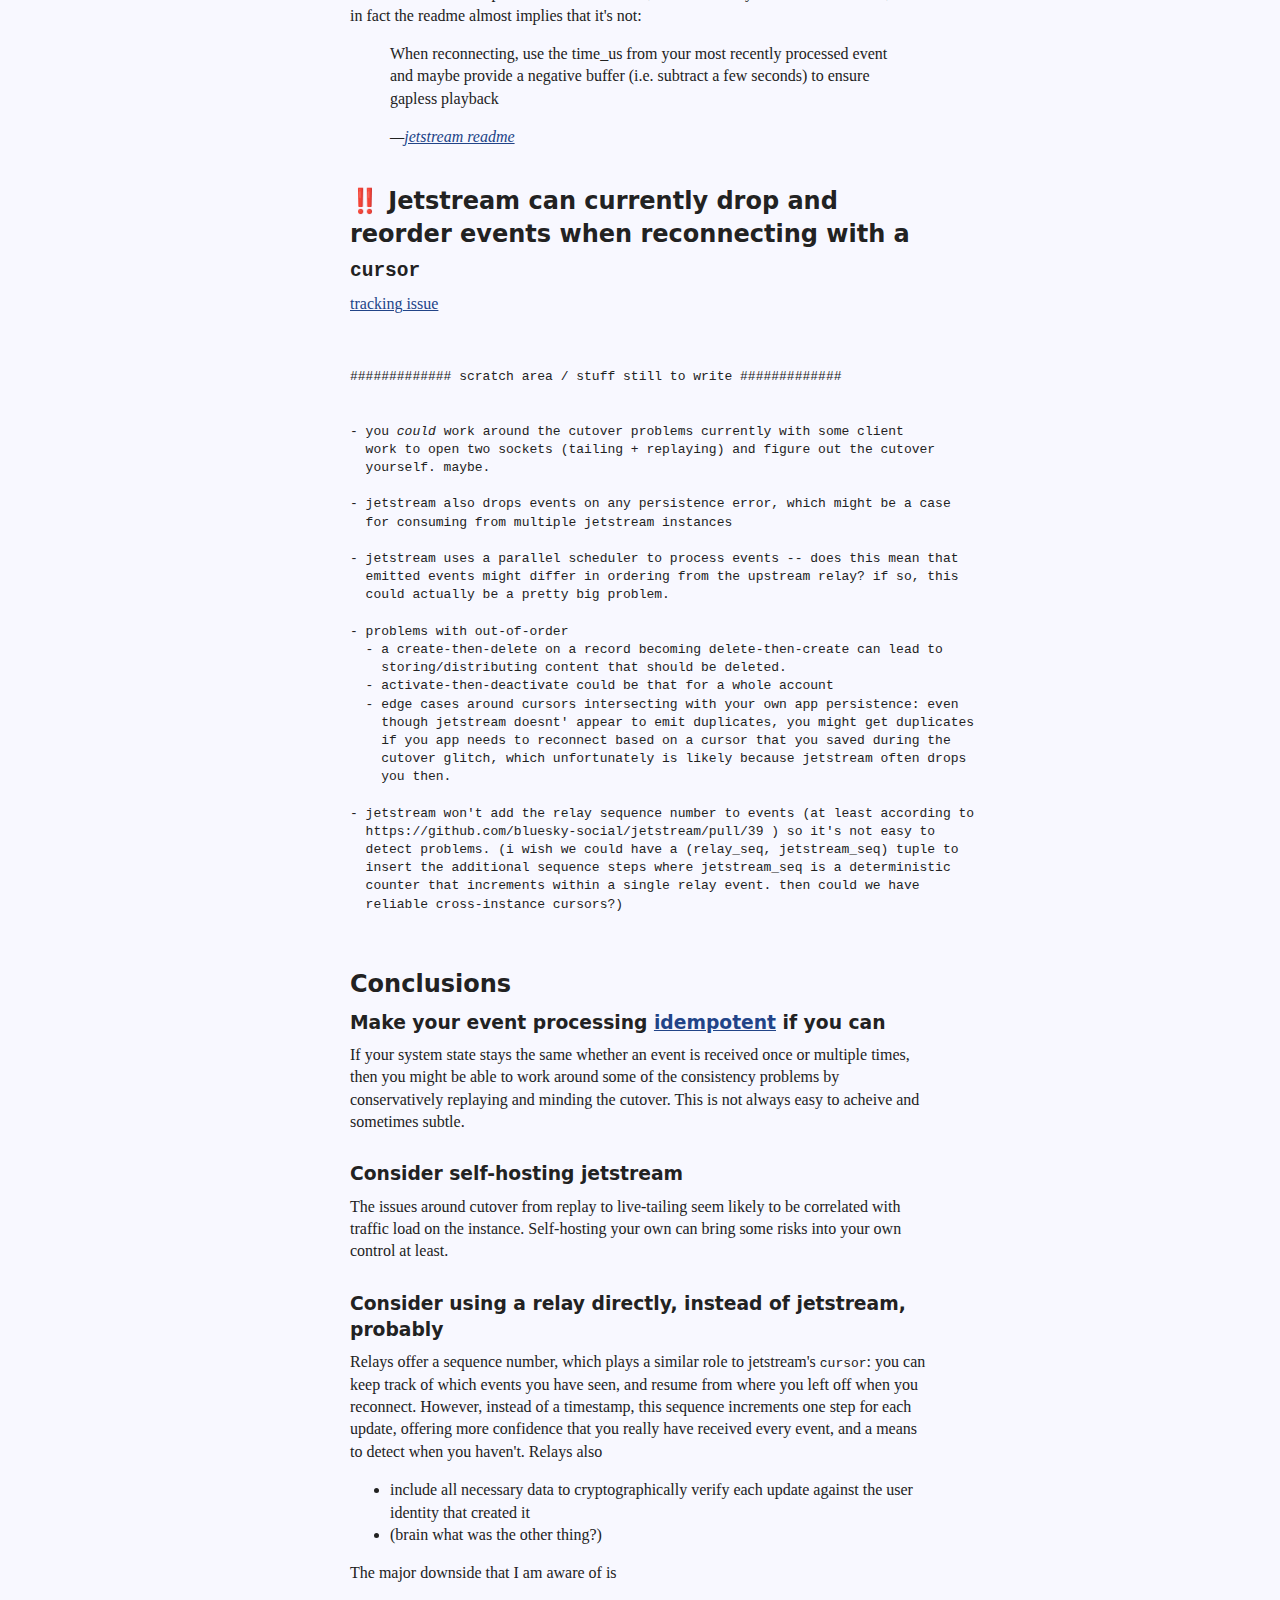
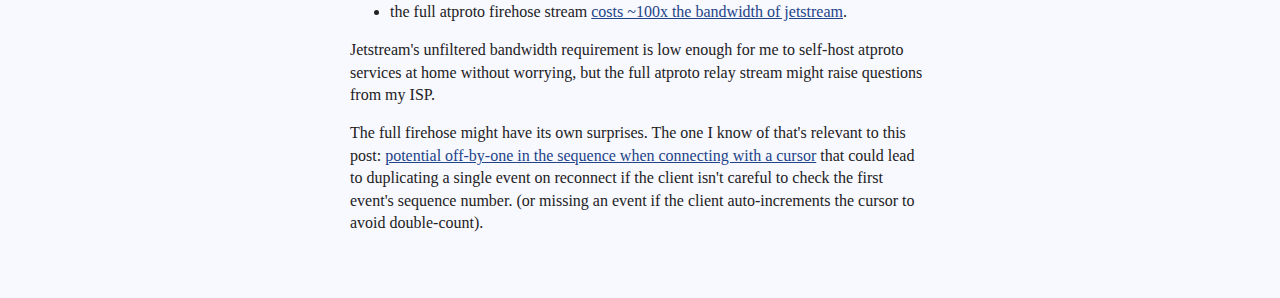
<file: consuming-the-firehose-correctly/index.html>
<!doctype html>
<html lang="en">
  <head>
    <meta charset="utf-8" />
    <title>consuming the jetstream firehose correctly | atproto and bluesky</title>
    <meta name="viewport" content="width=device-width, initial-scale=1" />
    <meta name="description" content="things to know about jetstream" />
    <meta property="og:site_name" content="atproto and bluesky" />
    <link rel="canonical" href="https://bsky.bad-example.com/consuming-the-firehose-correctly/" />
    <link rel="stylesheet" href="../style.css" />
  </head>
  <body>
    <div class="container">
      <header>
        <h1><a href="../">atproto and bluesky</a></h1>
      </header>
      <h1>consuming the jetstream firehose correctly</h1>
      <p>2025-02-04 by <a href="https://bsky.app/profile/bad-example.com" target="_blank" title="bluesky profile: bad-example.com">phil</a> <small>(they/them)</small></p>

      <p><em>status: still a draft, please don't share yet</em></p>

      <p>Some things I've learned through working with <a href="https://github.com/bluesky-social/jetstream">jetstream</a>. This is going to be in-the-weeds and won't matter for a lot of apps!</p>

      <p><strong>If you're making any kind of "sampling" app,</strong> like <a href="https://firesky.tv/">firesky</a>, <a href="https://deletions.bsky.bad-example.com/">final words</a>, <a href="http://www.gitfeed.me/">gitfeed</a>, <a href="https://emojistats.bsky.sh/">emojistats</a>, or <a href="https://skymood.skorfmann.com/">skymood</a>, then <strong>you don't need to read this.</strong> Obviously feel free to, but <a href="/consuming-the-firehose-cheaply/">it's easy and cheap to get going</a>, and you could do that instead. If you can tolerate missing some firehose events, jetstream works very well today.</p>

      <p><strong>If you're making an appview</strong> or any service where you want to reliably receive every event from the firehose, then this post might have some useful information for you.</p>


      <h2>ℹ️ The <code>time_us</code> property is jetstream-local</h2>

      <p>Every jetstream event has a <code>time_us</code> property. This is <strong>not</strong> part of the atproto data! Jetstream <a href="https://github.com/bluesky-social/jetstream/blob/ea96859b93d1790ff20bb168e5fc442d462cea1e/pkg/consumer/consumer.go#L350-L352">adds <code>time_us</code> at a late stage</a> during event processing, immediately before it is emitted to connected clients.</p>

      <p>So, measuring <code>time_us</code> against your local clock is mostly measuring network latency + clock skew:</p>

      <img src="./jetstream-cursor-age.png" alt="line chart titled 'jetstream cursor age', spanning about 20 hrs and with a range of 0–15ms. the line noisily varies between about 6 and 10ms most of the time. legend: 'wss://jetstream1.us-east.bsky.network/subscribe'" />

      <p>The main implication to be aware of: you <strong>cannot</strong> use a <code>time_us</code> from one jetstream server to sync events with a different jetstream server and expect seemless continuity. The same events will have different <code>time_us</code>.</p>

      <blockquote>
        <p>When switching between instances, it may be prudent to rewind your cursor a few seconds for gapless playback if you process events idempotently.</p>
        <cite>—<a href="https://github.com/bluesky-social/jetstream/tree/ea96859b93d1790ff20bb168e5fc442d462cea1e?tab=readme-ov-file#public-instances">jetstream readme</a></cite>
      </blockquote>


      <h2>✨ The <code>time_us</code> property is a monotonically increasing clock</h2>

      <p>This one is nice! The <code>time_us</code> property for events from a single jetstream instance <a href="https://github.com/bluesky-social/jetstream/blob/ea96859b93d1790ff20bb168e5fc442d462cea1e/pkg/monotonic/clock.go">is supposed to always increase and never repeat</a>. So, if you connect with <code>cursor=:your_last_events_time_us</code>, you should get exactly that last event as the first event for your new connection. so,</p>

      <ul>
        <li>it <em>should*</em> be safe to increment the cursor by one and reconnect to the same instance.</li>
        <li>you do shouldn't* need to worry about handling edge cases where multiple events with the same <code>time_us</code> could get replayed on reconnect.</li>
      </ul>

      <p><small>*see next heading</small></p>

      <p>Note that while it's implemented as monotonic, it's not actually documented as such, and in fact the readme almost implies that it's not:</p>

      <blockquote>
        <p>When reconnecting, use the time_us from your most recently processed event and maybe provide a negative buffer (i.e. subtract a few seconds) to ensure gapless playback</p>
        <cite>—<a href="https://github.com/bluesky-social/jetstream/tree/main?tab=readme-ov-file#consuming-jetstream">jetstream readme</a></cite>
      </blockquote>


      <h2>‼️ Jetstream can currently drop and reorder events when reconnecting with a <code>cursor</code></h2>

      <p><a href="https://github.com/bluesky-social/jetstream/issues/42">tracking issue</a></p>



<pre>


############# scratch area / stuff still to write #############


- you <em>could</em> work around the cutover problems currently with some client
  work to open two sockets (tailing + replaying) and figure out the cutover
  yourself. maybe.

- jetstream also drops events on any persistence error, which might be a case
  for consuming from multiple jetstream instances

- jetstream uses a parallel scheduler to process events -- does this mean that
  emitted events might differ in ordering from the upstream relay? if so, this
  could actually be a pretty big problem.

- problems with out-of-order
  - a create-then-delete on a record becoming delete-then-create can lead to
    storing/distributing content that should be deleted.
  - activate-then-deactivate could be that for a whole account
  - edge cases around cursors intersecting with your own app persistence: even
    though jetstream doesnt' appear to emit duplicates, you might get duplicates
    if you app needs to reconnect based on a cursor that you saved during the
    cutover glitch, which unfortunately is likely because jetstream often drops
    you then.

- jetstream won't add the relay sequence number to events (at least according to
  https://github.com/bluesky-social/jetstream/pull/39 ) so it's not easy to
  detect problems. (i wish we could have a (relay_seq, jetstream_seq) tuple to
  insert the additional sequence steps where jetstream_seq is a deterministic
  counter that increments within a single relay event. then could we have
  reliable cross-instance cursors?)

</pre>




      <h2>Conclusions</h2>

      <h3>Make your event processing <a href="https://en.wikipedia.org/wiki/Idempotence">idempotent</a> if you can</h3>

      <p>If your system state stays the same whether an event is received once or multiple times, then you might be able to work around some of the consistency problems by conservatively replaying and minding the cutover. This is not always easy to acheive and sometimes subtle.</p>


      <h3>Consider self-hosting jetstream</h3>

      <p>The issues around cutover from replay to live-tailing seem likely to be correlated with traffic load on the instance. Self-hosting your own can bring some risks into your own control at least.</p>


      <h3>Consider using a relay directly, instead of jetstream, probably</h3>

      <p>Relays offer a sequence number, which plays a similar role to jetstream's <code>cursor</code>: you can keep track of which events you have seen, and resume from where you left off when you reconnect. However, instead of a timestamp, this sequence increments one step for each update, offering more confidence that you really have received every event, and a means to detect when you haven't. Relays also</p>

      <ul>
        <li>include all necessary data to cryptographically verify each update against the user identity that created it</li>
        <li>(brain what was the other thing?)</li>
      </ul>

      <p>The major downside that I am aware of is</p>

      <ul>
        <li>the full atproto firehose stream <a href="https://jazco.dev/2024/09/24/jetstream/">costs ~100x the bandwidth of jetstream</a>.</li>
      </ul>

      <p>Jetstream's unfiltered bandwidth requirement is low enough for me to self-host atproto services at home without worrying, but the full atproto relay stream might raise questions from my ISP.</p>

      <p>The full firehose might have its own surprises. The one I know of that's relevant to this post: <a href="https://github.com/bluesky-social/indigo/issues/837">potential off-by-one in the sequence when connecting with a cursor</a> that could lead to duplicating a single event on reconnect if the client isn't careful to check the first event's sequence number. (or missing an event if the client auto-increments the cursor to avoid double-count).</p>

    </div>
  </body>
</html>
</file>
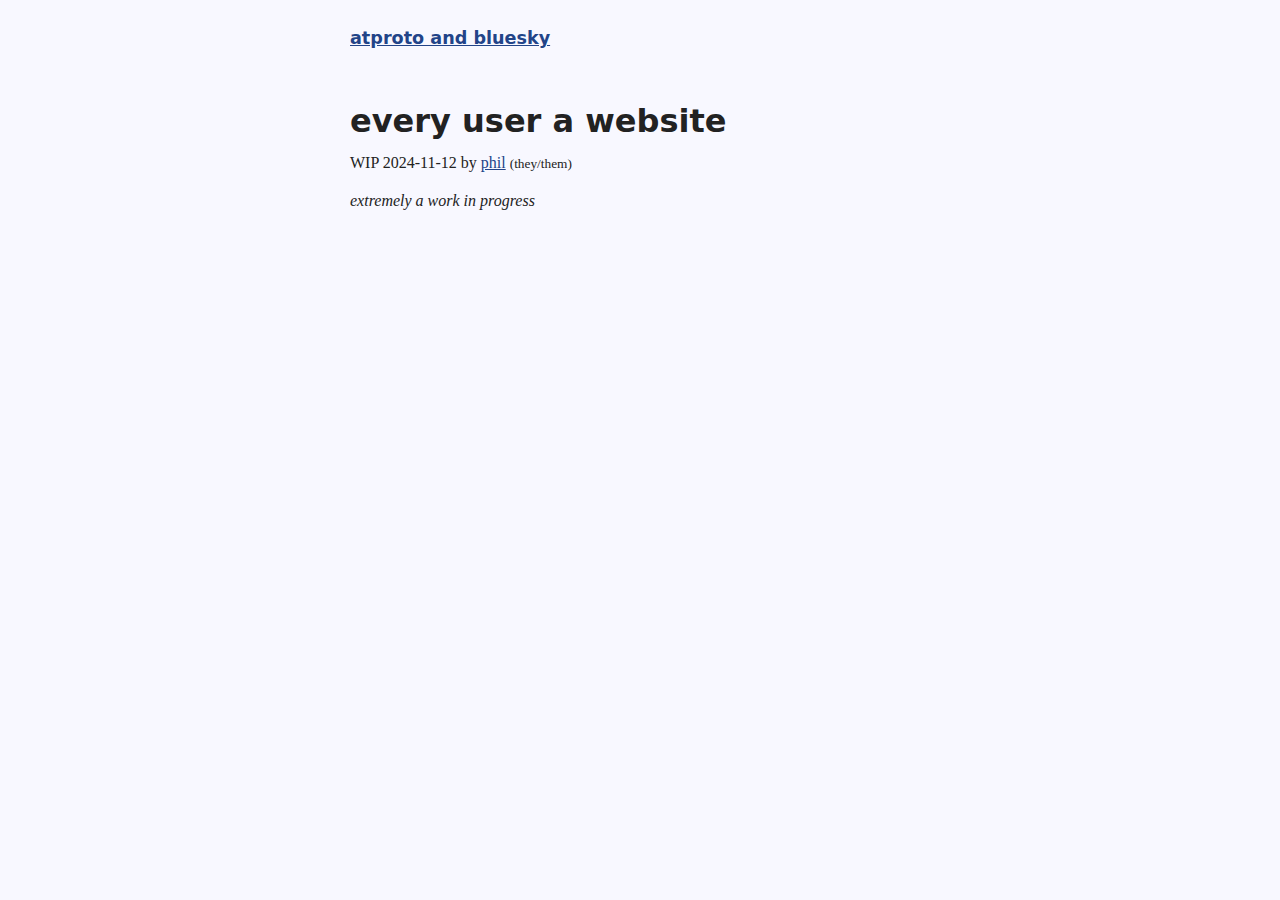
<file: every-user-a-website/index.html>
<!doctype html>
<html lang="en">
  <head>
    <meta charset="utf-8" />
    <title>atproto and bluesky | atproto and bluesky</title>
    <meta name="viewport" content="width=device-width, initial-scale=1" />
    <meta name="description" content="What happens when social data is this open?" />
    <meta property="og:site_name" content="atproto and bluesky" />
    <link rel="canonical" href="https://bsky.bad-example.com/every-user-a-website/" />
    <link rel="stylesheet" href="../style.css" />
  </head>
  <body>
    <div class="container">
      <header>
        <h1><a href="../">atproto and bluesky</a></h1>
      </header>
      <h1>every user a website</h1>
      <p>WIP 2024-11-12 by <a href="https://bsky.app/profile/bad-example.com" target="_blank" title="bluesky profile: bad-example.com">phil</a> <small>(they/them)</small></p>

      <p><em>extremely a work in progress</em></p>

  </body>
</html>
</file>
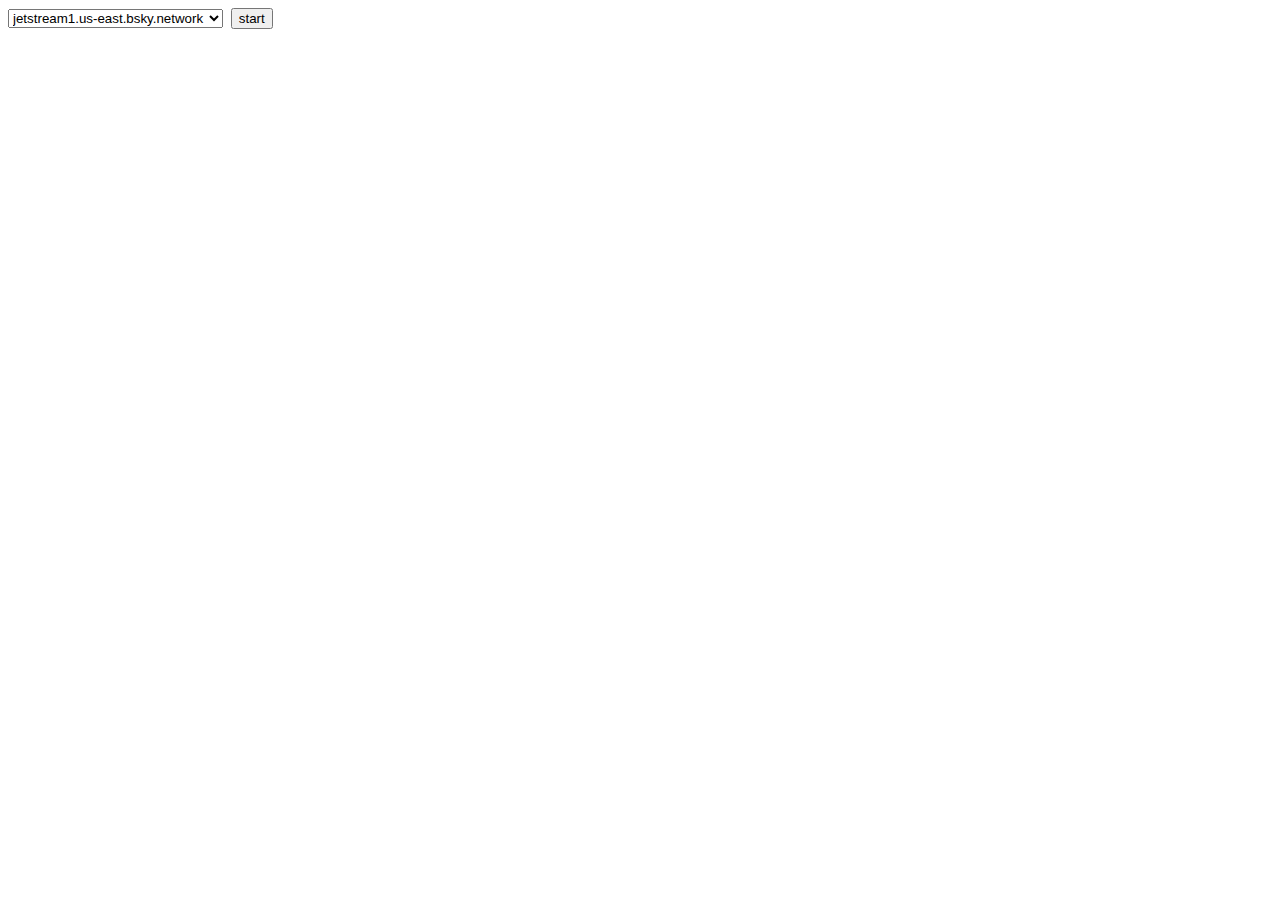
<file: jetstream-cursor-cutover-test/index.html>
<!doctype html>
<meta charset="utf8" />
<title>jetstream cursor cutover check</title>

<style>
  body {
    font-family: monospace;
  }
  .nice {
    color: green;
  }
  .hmm {
    color: darkorange;
  }
  .boo {
    color: red;
  }
</style>

<select class="stream">
  <option value="jetstream1.us-east.bsky.network">jetstream1.us-east.bsky.network</option>
  <option value="jetstream2.us-east.bsky.network">jetstream2.us-east.bsky.network</option>
  <option value="jetstream1.us-west.bsky.network">jetstream1.us-west.bsky.network</option>
  <option value="jetstream2.us-west.bsky.network">jetstream2.us-west.bsky.network</option>
</select>

<button class="start">start</button>
<p class="stream-info"></p>
<p class="tailing"></p>
<p class="catching"></p>

<pre class="results"></pre>

<script src="./cutover-check.js"></script>
</file>
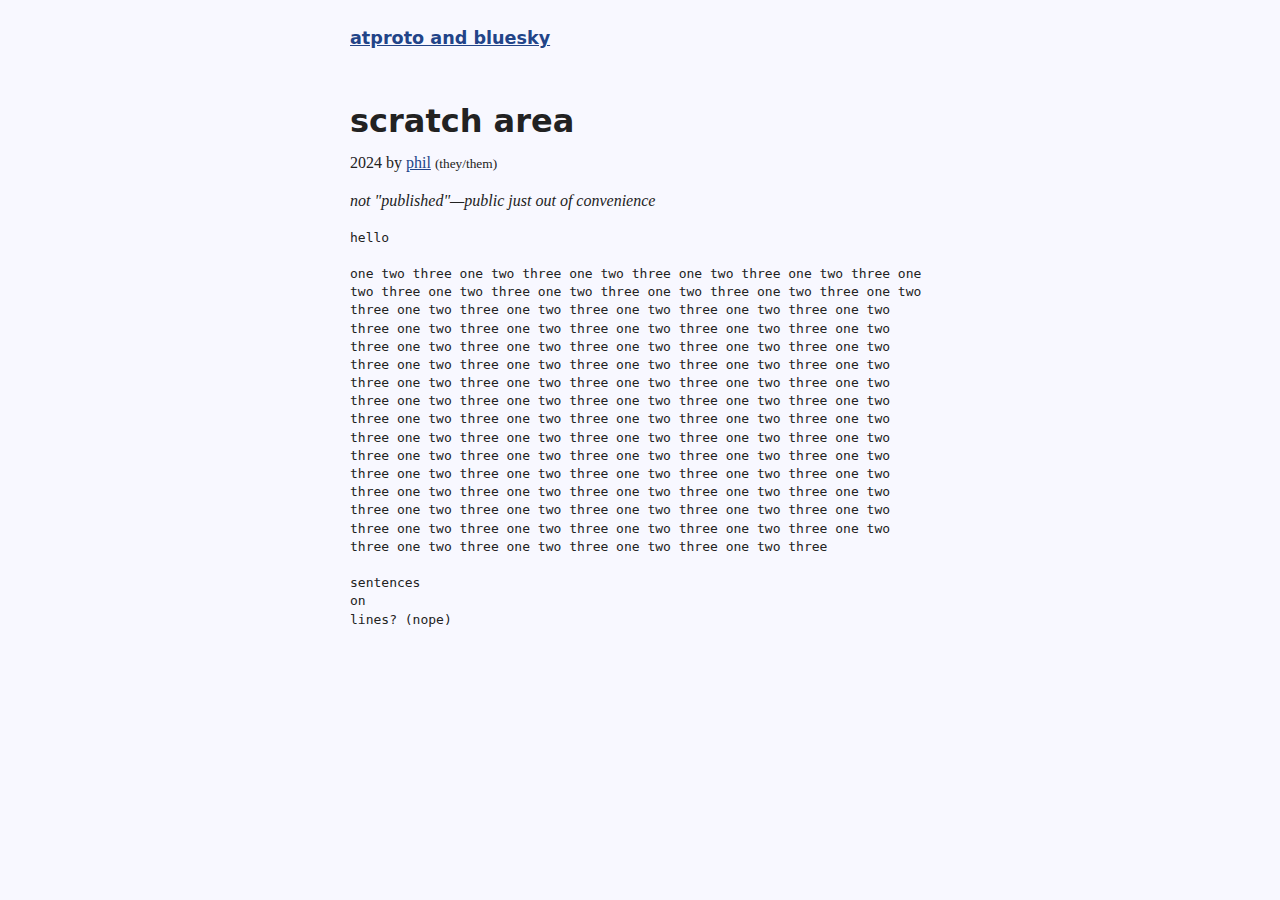
<file: scratch-2024/index.html>
<!doctype html>
<html lang="en">
  <head>
    <meta charset="utf-8" />
    <title>scratch area (2024) | atproto and bluesky</title>
    <meta name="viewport" content="width=device-width, initial-scale=1" />
    <meta name="description" content="just notes. please ignore." />
    <meta property="og:site_name" content="atproto and bluesky" />
    <link rel="canonical" href="https://bsky.bad-example.com/scratch-2024/" />
    <link rel="stylesheet" href="../style.css" />
  </head>
  <body>
    <div class="container">
      <header>
        <h1><a href="../">atproto and bluesky</a></h1>
      </header>
      <h1>scratch area</h1>
      <p>2024 by <a href="https://bsky.app/profile/bad-example.com" target="_blank" title="bluesky profile: bad-example.com">phil</a> <small>(they/them)</small></p>

      <p><em>not "published"—public just out of convenience</em></p>

<pre class="notes">
hello

one two three one two three one two three one two three one two three one two three one two three one two three one two three one two three one two three one two three one two three one two three one two three one two three one two three one two three one two three one two three one two three one two three one two three one two three one two three one two three one two three one two three one two three one two three one two three one two three one two three one two three one two three one two three one two three one two three one two three one two three one two three one two three one two three one two three one two three one two three one two three one two three one two three one two three one two three one two three one two three one two three one two three one two three one two three one two three one two three one two three one two three one two three one two three one two three one two three one two three one two three one two three one two three one two three one two three one two three one two three one two three one two three one two three one two three one two three one two three one two three

sentences
on
lines? (nope)
</pre>
    </div>
  </body>
</html>
</file>
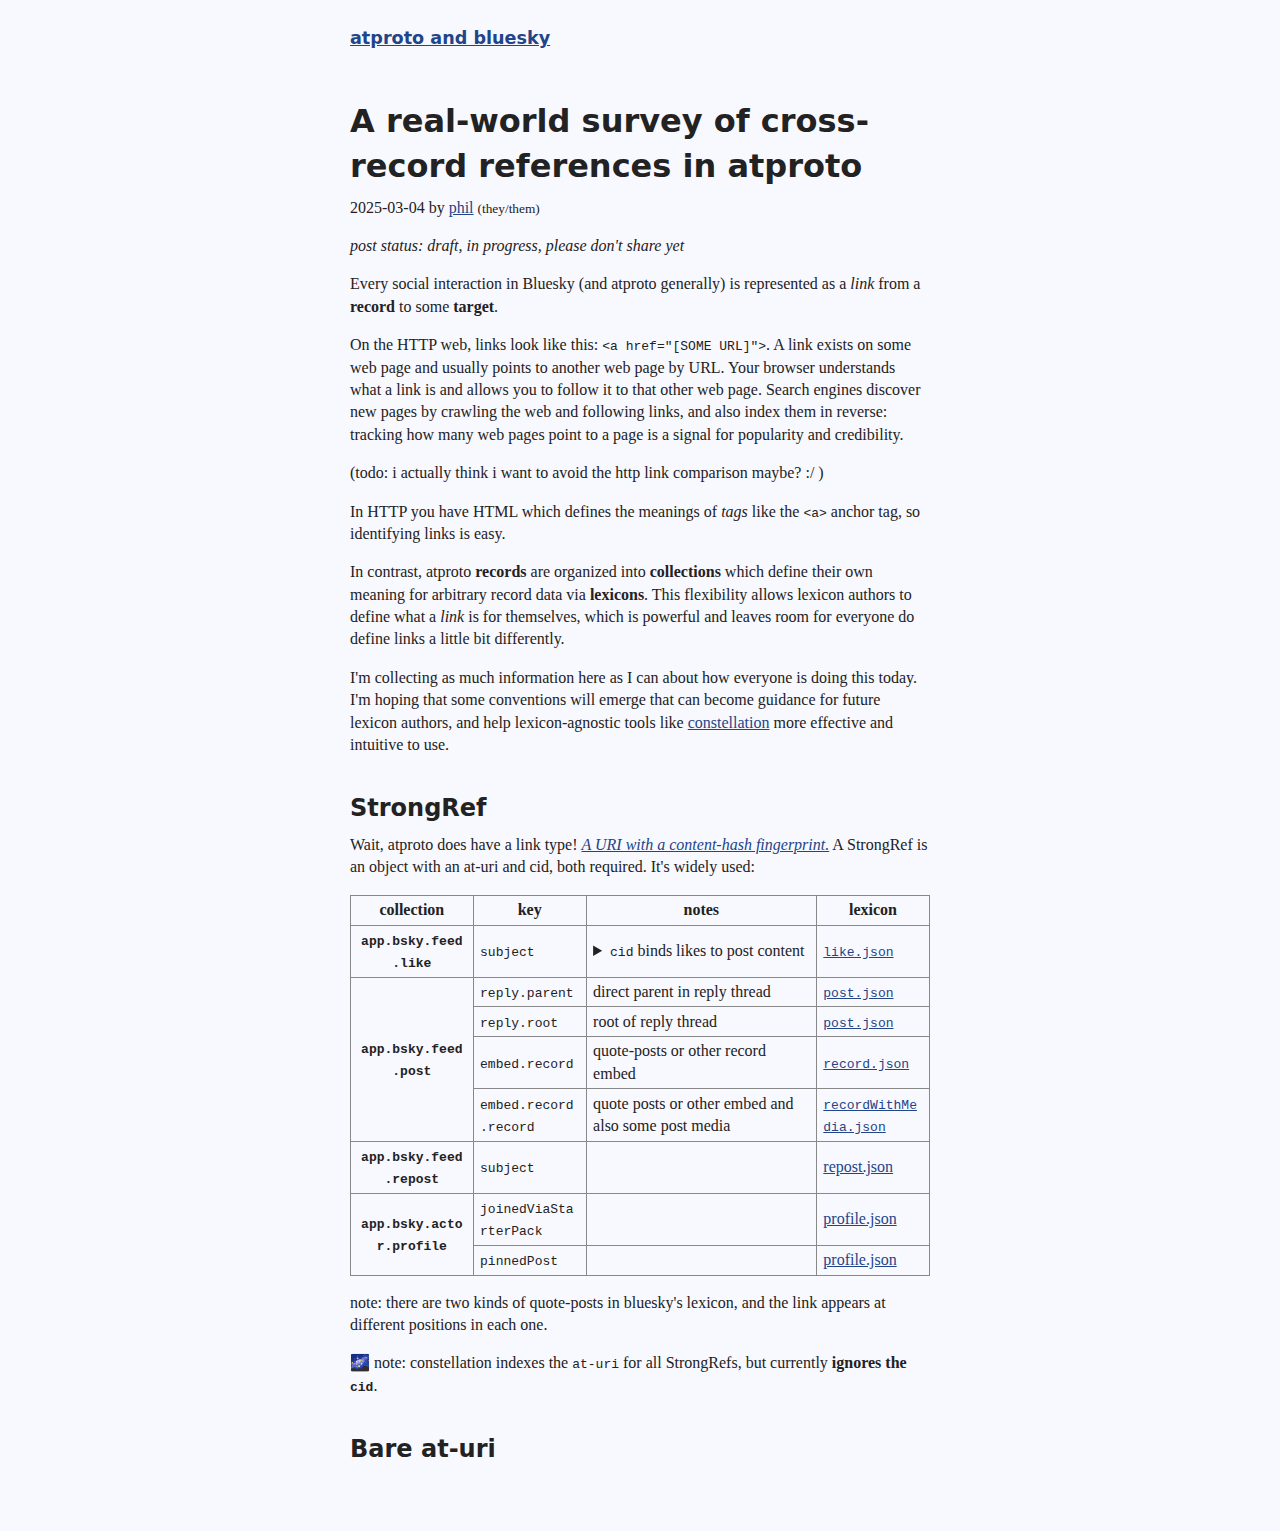
<file: survey-of-atproto-links/index.html>
<!doctype html>
<html lang="en">
  <head>
    <meta charset="utf-8" />
    <title>A real-world survey of cross-record references in atproto | atproto and bluesky</title>
    <meta name="viewport" content="width=device-width, initial-scale=1" />
    <meta name="description" content="As found by crawling the all firehose records for 1.2 billion AT-URIs, DIDs, and URLs" />
    <meta property="og:site_name" content="atproto and bluesky" />
    <meta property="og:title" content="A real-world survey of cross-record references in atproto" />
    <meta property="og:image" content="https://bsky.bad-example.com/survey-of-atproto-links/share-img-TODO.jpg" />
    <link rel="canonical" href="https://bsky.bad-example.com/survey-of-atproto-links/" />
    <link rel="stylesheet" href="../style.css" />
  </head>
  <body>
    <div class="container">
      <header>
        <h1><a href="../">atproto and bluesky</a></h1>
      </header>
      <h1>A real-world survey of cross-record references in atproto</h1>
      <p>2025-03-04 by <a href="https://bsky.app/profile/bad-example.com" target="_blank" title="bluesky profile: bad-example.com">phil</a> <small>(they/them)</small></p>

      <p><em>post status: draft, in progress, please don't share yet</em></p>


      <p>Every social interaction in Bluesky (and atproto generally) is represented as a <em>link</em> from a <strong>record</strong> to some <strong>target</strong>.</p>

      <!-- TODO probably drop this para: -->
      <p>On the HTTP web, links look like this: <code>&lt;a href="[SOME URL]"&gt;</code>. A link exists on some web page and usually points to another web page by URL. Your browser understands what a link is and allows you to follow it to that other web page. Search engines discover new pages by crawling the web and following links, and also index them in reverse: tracking how many web pages point to a page is a signal for popularity and credibility.</p>

      <p>(todo: i actually think i want to avoid the http link comparison maybe? :/ )</p>

      <p>In HTTP you have HTML which defines the meanings of <em>tags</em> like the <code>&lt;a&gt;</code> anchor tag, so identifying links is easy.</p>

      <p>In contrast, atproto <strong>records</strong> are organized into <strong>collections</strong> which define their own meaning for arbitrary record data via <strong>lexicons</strong>. This flexibility allows lexicon authors to define what a <em>link</em> is for themselves, which is powerful and leaves room for everyone do define links a little bit differently.</p>

      <p>I'm collecting as much information here as I can about how everyone is doing this today. I'm hoping that some conventions will emerge that can become guidance for future lexicon authors, and help lexicon-agnostic tools like <a href="https://constellation.microcosm.blue" target="_blank">constellation</a> more effective and intuitive to use.</p>


      <h2>StrongRef</h2>

      <p>Wait, atproto does have a link type! <a href="https://github.com/bluesky-social/atproto/blob/main/lexicons/com/atproto/repo/strongRef.json" target="_blank" title="strongRef lexicon definition"><em>A URI with a content-hash fingerprint.</em></a> A StrongRef is an object with an at-uri and cid, both required. It's widely used:</p>

      <table>
        <tr>
          <th>collection</th>
          <th>key</th>
          <th>notes</th>
          <th>lexicon</th>
        </tr>
        <tr>
          <th><code>app.bsky.feed.like</code></th>
          <td><code>subject</code></td>
          <td>
            <details>
              <summary><code>cid</code> binds likes to post content</summary>
              <p>If a bluesky post is modified, any likes would become invalidated due to the content changing.</p>
              <p>Bluesky's appview currently ignores updates to post records anyway, and they may chose a different mechanism to support editable posts when they implement that.</p>
            </details>
          </td>
          <td><a href="https://github.com/bluesky-social/atproto/blob/442fcce30880d03a5f711311be4563f440acec9d/lexicons/app/bsky/feed/like.json#L13"><code>like.json</code></a></td>
        </tr>

        <tr>
          <th rowspan="4"><code>app.bsky.feed.post</code></th>
          <td><code>reply.parent</code></td>
          <td>direct parent in reply thread</td>
          <td><a href="https://github.com/bluesky-social/atproto/blob/442fcce30880d03a5f711311be4563f440acec9d/lexicons/app/bsky/feed/post.json#L69"><code>post.json</code></a></td>
        </tr>
        <tr>
          <td><code>reply.root</code></td>
          <td>root of reply thread</td>
          <td><a href="https://github.com/bluesky-social/atproto/blob/442fcce30880d03a5f711311be4563f440acec9d/lexicons/app/bsky/feed/post.json#L70"><code>post.json</code></a></td>
        </tr>
        <tr>
          <td><code>embed.record</code></td>
          <td>quote-posts or other record embed</td>
          <td><a href="https://github.com/bluesky-social/atproto/blob/442fcce30880d03a5f711311be4563f440acec9d/lexicons/app/bsky/embed/record.json#L10"><code>record.json</code></a></td>
        </tr>
        <tr>
          <td><code>embed.record.record</code></td>
          <td>quote posts or other embed and also some post media</td>
          <td><a href="https://github.com/bluesky-social/atproto/blob/442fcce30880d03a5f711311be4563f440acec9d/lexicons/app/bsky/embed/recordWithMedia.json#L10"><code>recordWithMedia.json</code></a></td>
        </tr>

        <tr>
          <th><code>app.bsky.feed.repost</code></th>
          <td><code>subject</code></td>
          <td></td>
          <td><a href="https://github.com/bluesky-social/atproto/blob/442fcce30880d03a5f711311be4563f440acec9d/lexicons/app/bsky/feed/repost.json#L13">repost.json</a></td>
        </tr>

        <tr>
          <th rowspan="2"><code>app.bsky.actor.profile</code></th>
          <td><code>joinedViaStarterPack</code></td>
          <td></td>
          <td><a href="https://github.com/bluesky-social/atproto/blob/442fcce30880d03a5f711311be4563f440acec9d/lexicons/app/bsky/actor/profile.json#L42">profile.json</a></td>
        </tr>
        <tr>
          <td><code>pinnedPost</code></td>
          <td></td>
          <td><a href="https://github.com/bluesky-social/atproto/blob/442fcce30880d03a5f711311be4563f440acec9d/lexicons/app/bsky/actor/profile.json#L46">profile.json</a></td>
        </tr>

      </table>

      <p>note: there are two kinds of quote-posts in bluesky's lexicon, and the link appears at different positions in each one.</p>

      <p>🌌 note: constellation indexes the <code>at-uri</code> for all StrongRefs, but currently <strong>ignores the <code>cid</code></strong>.</p>


      <h2>Bare at-uri</h2>

    </div>
  </body>
</html>
</file>
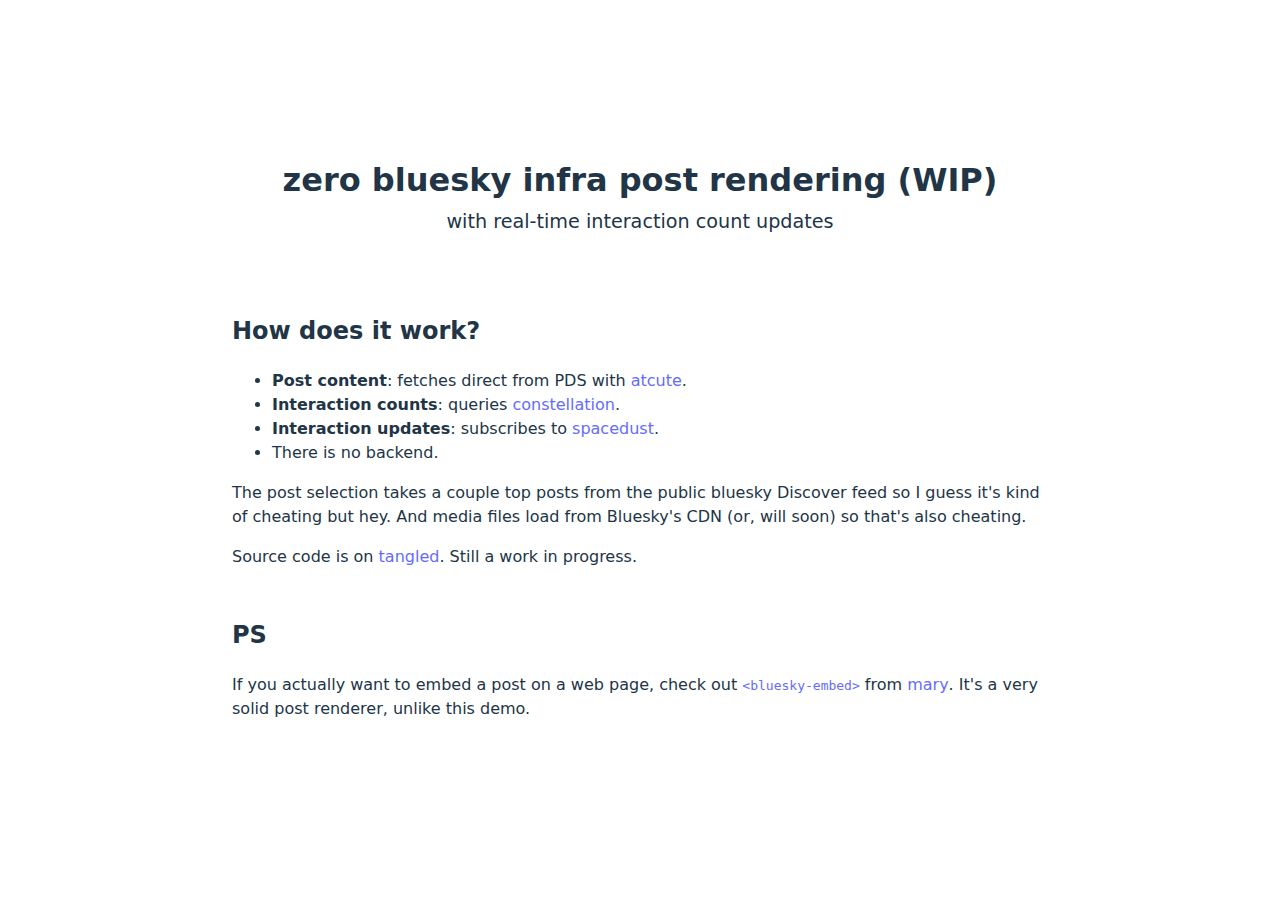
<file: zero-bluesky-realtime-embed/index.html>
<!doctype html>
<html lang="en">
  <head>
    <meta charset="UTF-8" />
    <meta name="viewport" content="width=device-width, initial-scale=1.0" />
    <title>zero bluesky live-updating post rendering</title>
    <script type="module" crossorigin src="/zero-bluesky-realtime-embed/assets/index-MONSK7KU.js"></script>
    <link rel="stylesheet" crossorigin href="/zero-bluesky-realtime-embed/assets/index-C98BKTFS.css">
  </head>
  <body>
    <div id="root"></div>
  </body>
</html>
</file>
<file: style.css>
:root {
  --c-bg: #f8f8ff;
  --c-fg: #222;
  --c-link: #248;
}
@media (prefers-color-scheme: dark) {
  :root {
    --c-bg: #121214;
    --c-fg: #b4b4b8;
    --c-link: #6888ef;
    --c-button-bg: #444;
    --c-button-fg: #8c8;
    --c-button-border: #000;
  }
}
body {
  background: var(--c-bg);
  color: var(--c-fg);
  line-height: 1.4;
}
a:link, a:visited {
  color: var(--c-link)
}
h1, h2, h3, h4 {
  font-family: system-ui, sans-serif;
  margin-top: 1.5em;
  margin-bottom: 0.5rem;
}
h1 + *, h2 + *, h3 + *, h4 + * {
  margin-top: 0.5rem;
}
header h1 {
  font-size: 1.1em;
}
small {
  font-weight: normal;
}
button {
  background: var(--c-button-bg);
  border-radius: 4px;
  border-color: var(--c-button-border);
  color: var(--c-button-fg);
  cursor: pointer;
}

.container {
  max-width: 580px;
  margin: 1em auto 4em;
}
.container.home {
  max-width: 720px;
  margin: 1em auto;
}
.container > img {
  display: block;
  max-width: 100%;
}
.home-cols {
  display: flex;
  flex-direction: row-reverse;
  gap: 2em;
}
@media (max-width: 480px) {
  .home-cols {
    flex-direction: column;
    gap: 1em;
  }
}
.home-cols section.words {
  flex: 1 1 60%;
}
.home-cols section.projects {
  flex: 1 1 40%;
}

pre.notes {
  max-width: 100%;
  white-space: pre-wrap;
}

hr {
  margin-top: 4em;
}

.featured {
/*  background: hsl(280, 50%, 21%);*/
  margin-left: -0.6em;
  padding-left: 0.4em;
  border-left: 0.2em solid hsl(280, 50%, 28%);
}

ul.pics,
ul.pics li {
  margin: 0;
  padding: 0;
  list-style-type: none;
}
ul.pics {
  width: 100%;
  display: flex;
  gap: 0.5em;
}
ul.pics li {
  display
}
ul.pics img {
/*  display: block;*/
  max-width: 100%;
}

.c {
  text-align: center;
}

.im-left {
  display: block;
  float: left;
  margin: 0 1em 1em 0;
}
.im-right {
  display: block;
  float: right;
  margin: 0 0 1em 1em;
}
.clear {
  clear: both;
}

table {
  border: 0.5px solid #888;
  border-collapse: collapse;
  word-break: break-word;
  max-width: 100%;
}
table th,
table td {
  border: 0.5px solid #888;
  padding: 0.2em 0.4em;
}
</file>
<file: zero-bluesky-realtime-embed/assets/index-C98BKTFS.css>
:root{font-family:system-ui,Avenir,Helvetica,Arial,sans-serif;line-height:1.5;font-weight:400;color-scheme:light dark;color:#ffffffde;background-color:#181e26;font-synthesis:none;text-rendering:optimizeLegibility;-webkit-font-smoothing:antialiased;-moz-osx-font-smoothing:grayscale}a{font-weight:500;color:#646cff;text-decoration:inherit}a:hover{color:#535bf2}body{margin:0;display:flex;place-items:center;min-width:320px;min-height:100vh}h1{font-size:2em;line-height:1.1;margin:0}h2{margin-top:2em}button{border-radius:8px;border:1px solid transparent;padding:.6em 1.2em;font-size:1em;font-weight:500;font-family:inherit;background-color:#1a1a1a;cursor:pointer;transition:border-color .25s}button:hover{border-color:#646cff}button:focus,button:focus-visible{outline:4px auto -webkit-focus-ring-color}@media (prefers-color-scheme: light){:root{color:#213547;background-color:#fff}a:hover{color:#747bff}button{background-color:#f9f9f9}}.post{background-color:#202935;border:1px solid rgb(46,64,82);border-radius:.1em;display:flex;flex-basis:20em;flex-direction:column;min-width:12em;max-width:24em}.record-contents{flex-grow:1;padding:1em;text-align:left;align-content:center}.stats{border-top:.5px solid rgb(46,64,82);display:flex;justify-content:space-around;margin:0;gap:1em;padding:0 1em;opacity:.667}.stat.reply:before{content:"🫧 "}.stat.repost:before{content:"♻ "}.stat.like:before{content:"♡ "}@media (prefers-color-scheme: light){.post{background-color:#f1f3f5}}#root{max-width:51em;margin:0 auto;padding:2rem;text-align:center}.with{margin:.5em 0 1.5em;font-size:1.2em}.posts{display:flex;flex-wrap:wrap;gap:1rem;justify-content:center}.explain{text-align:left}
</file>
